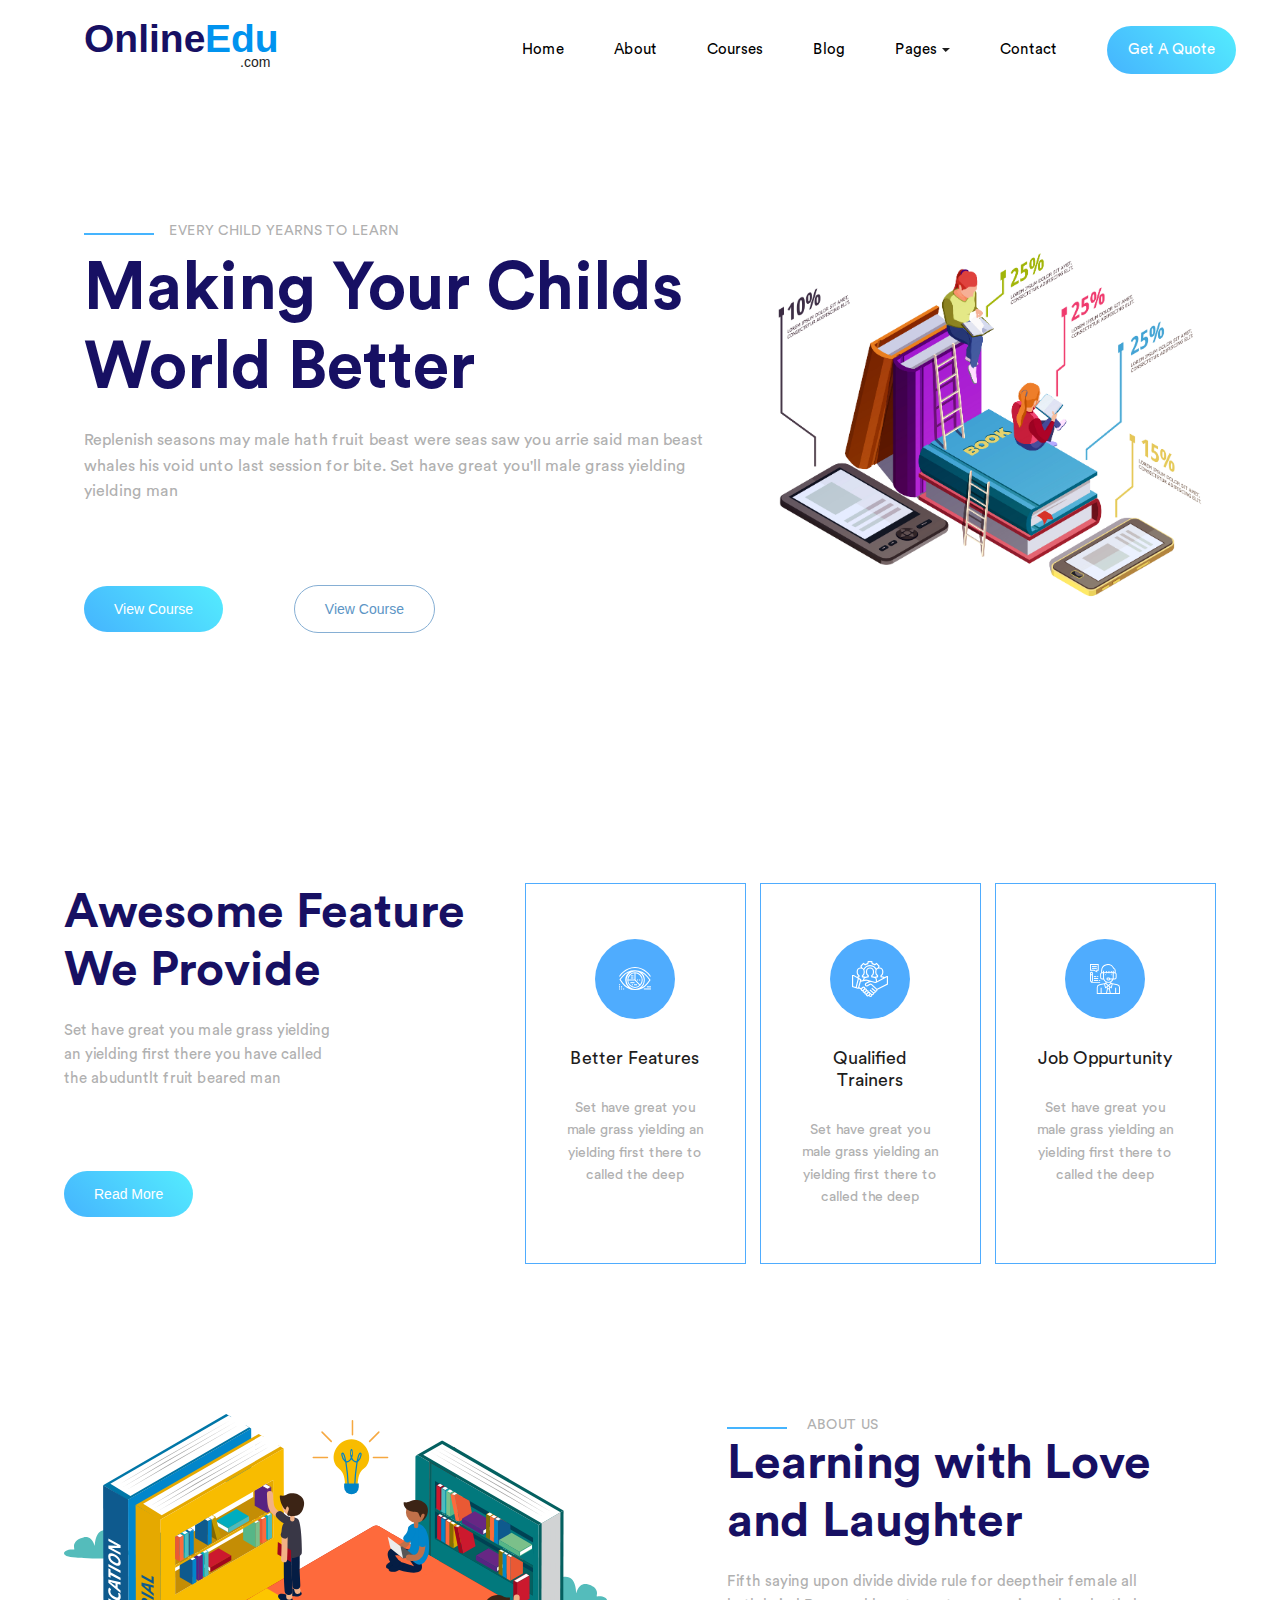
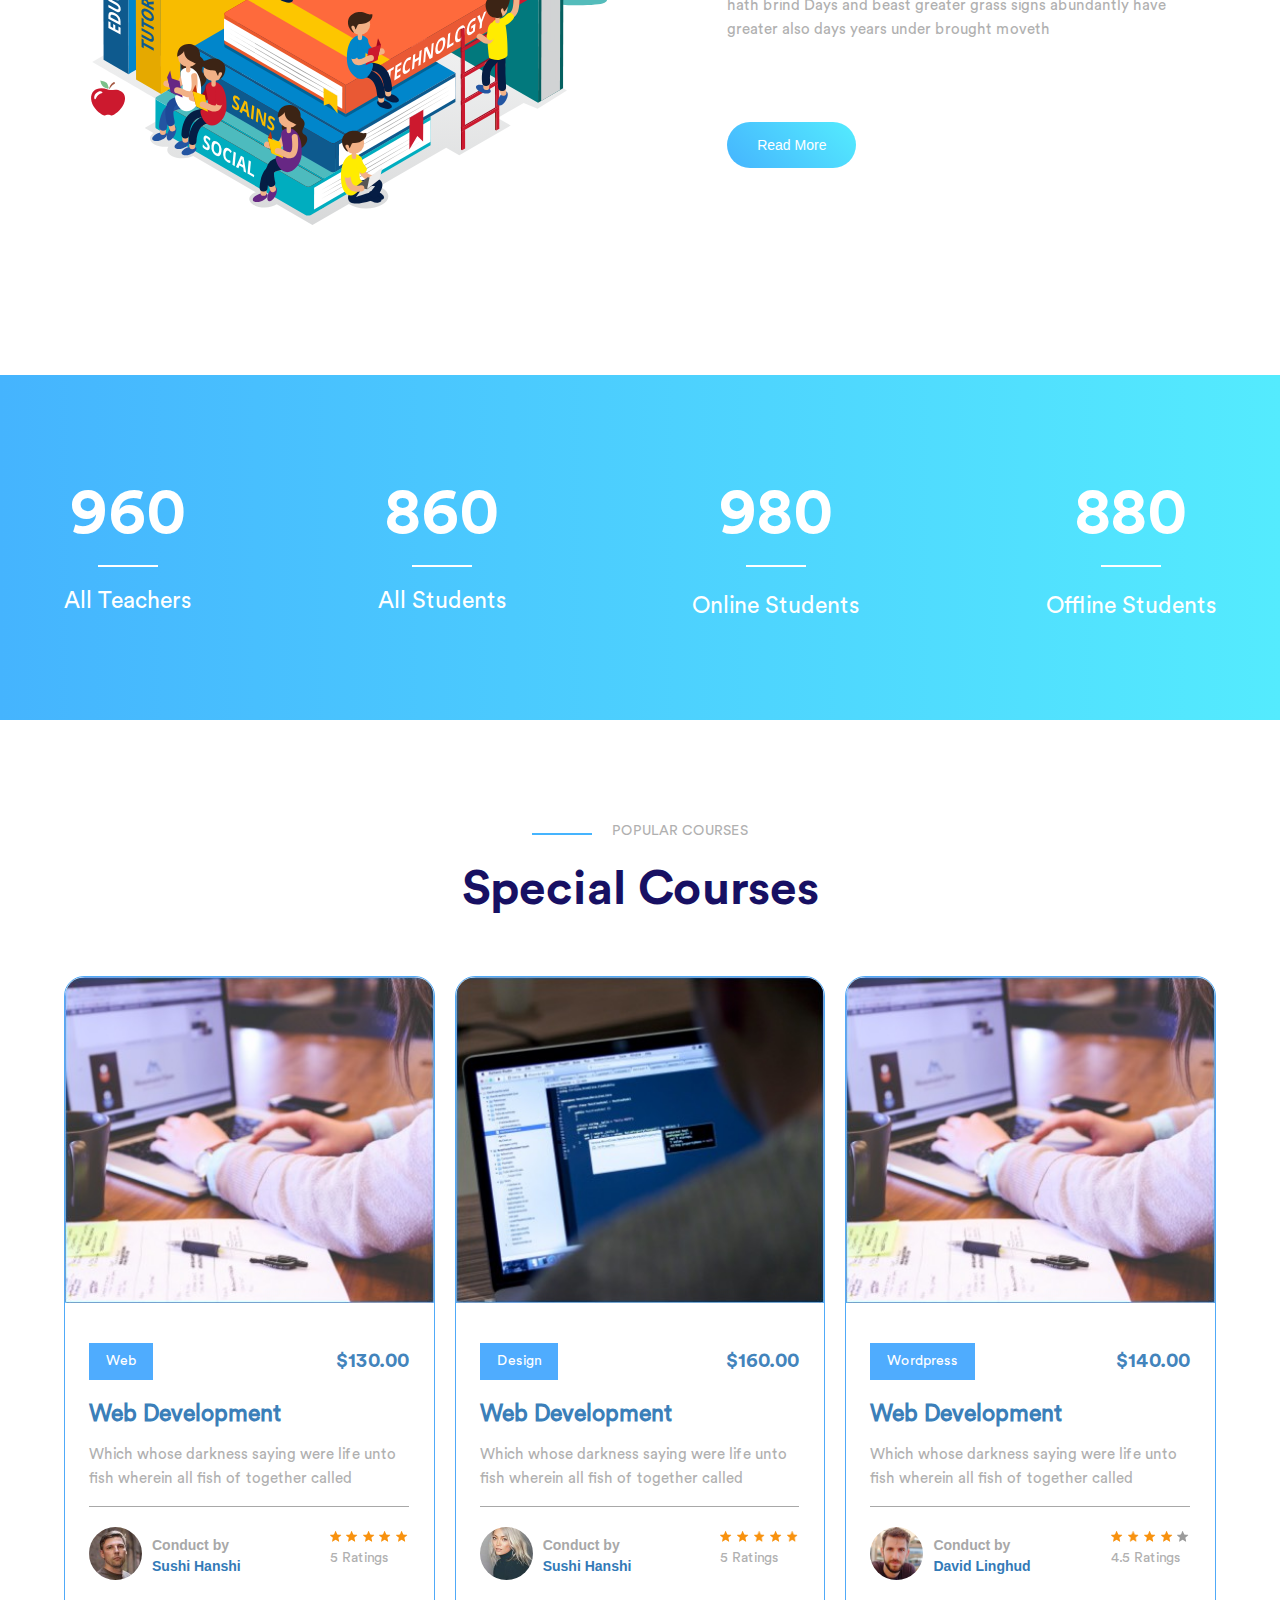
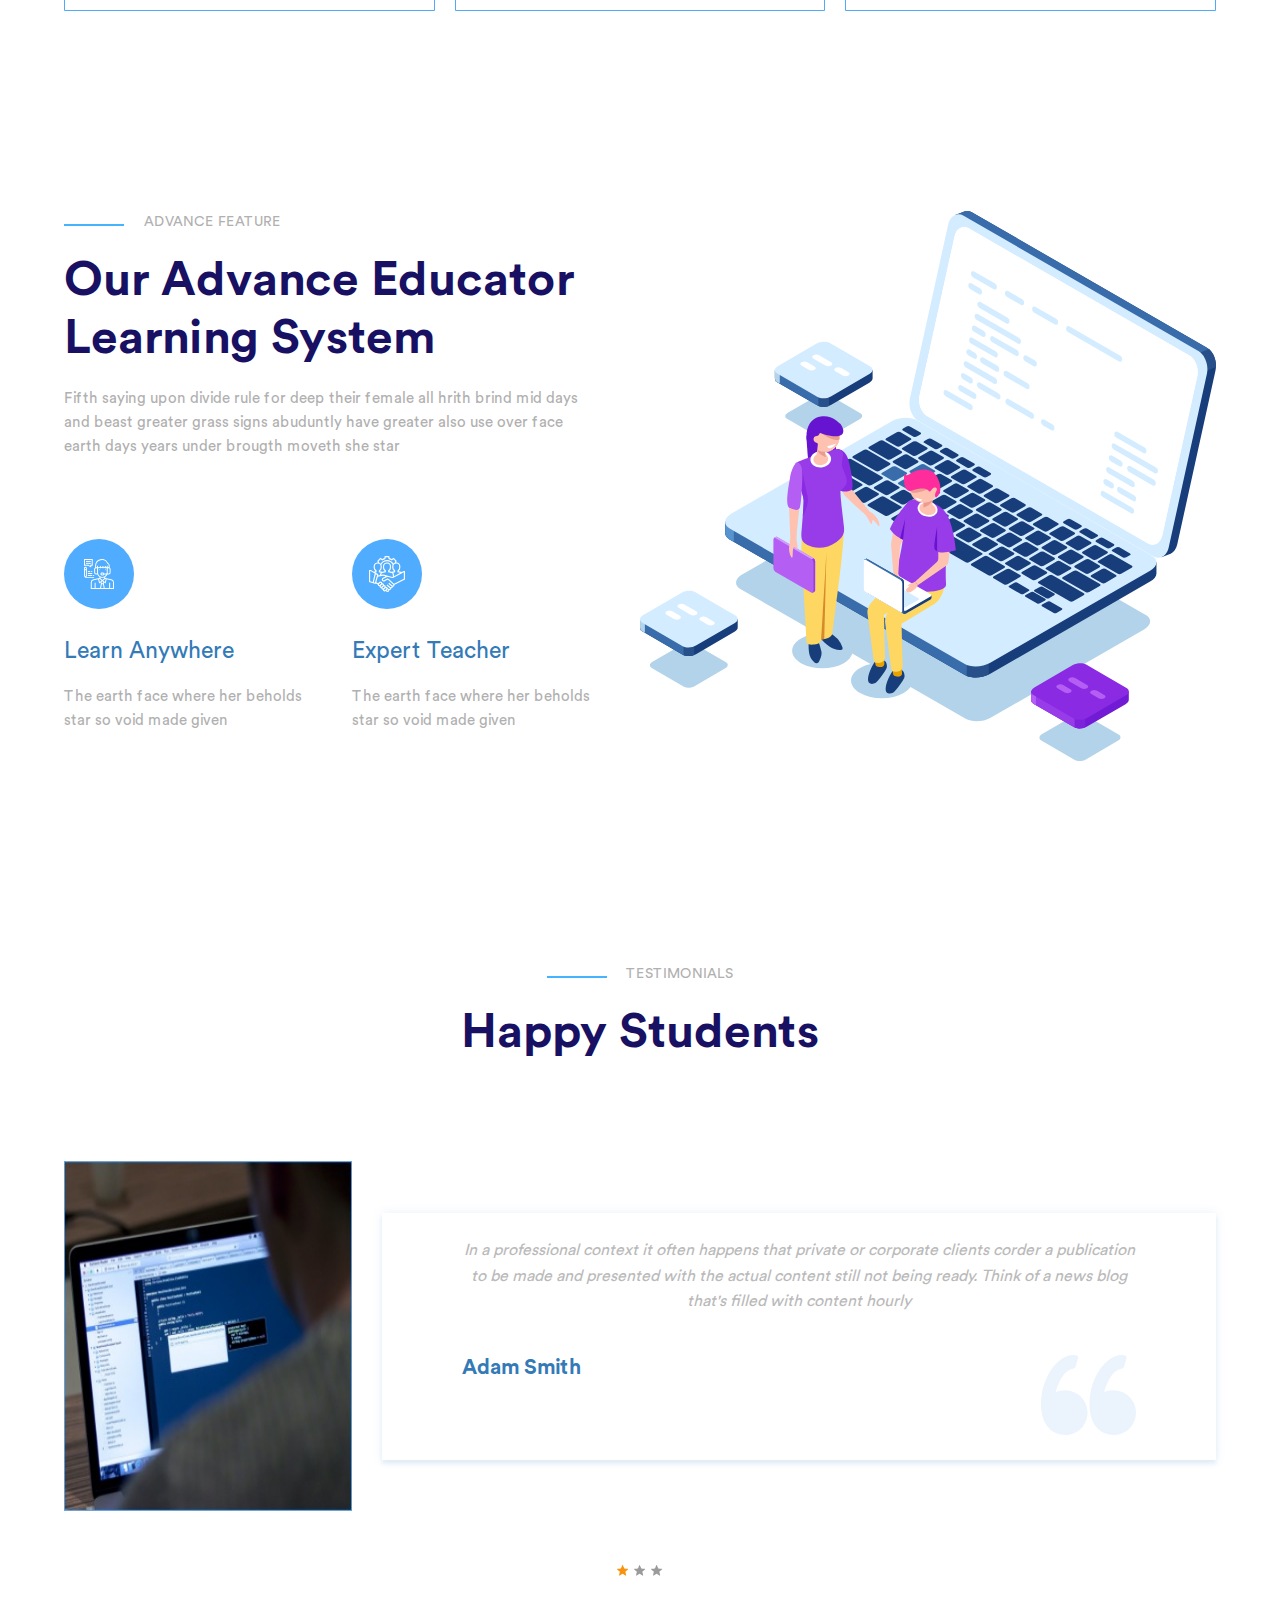
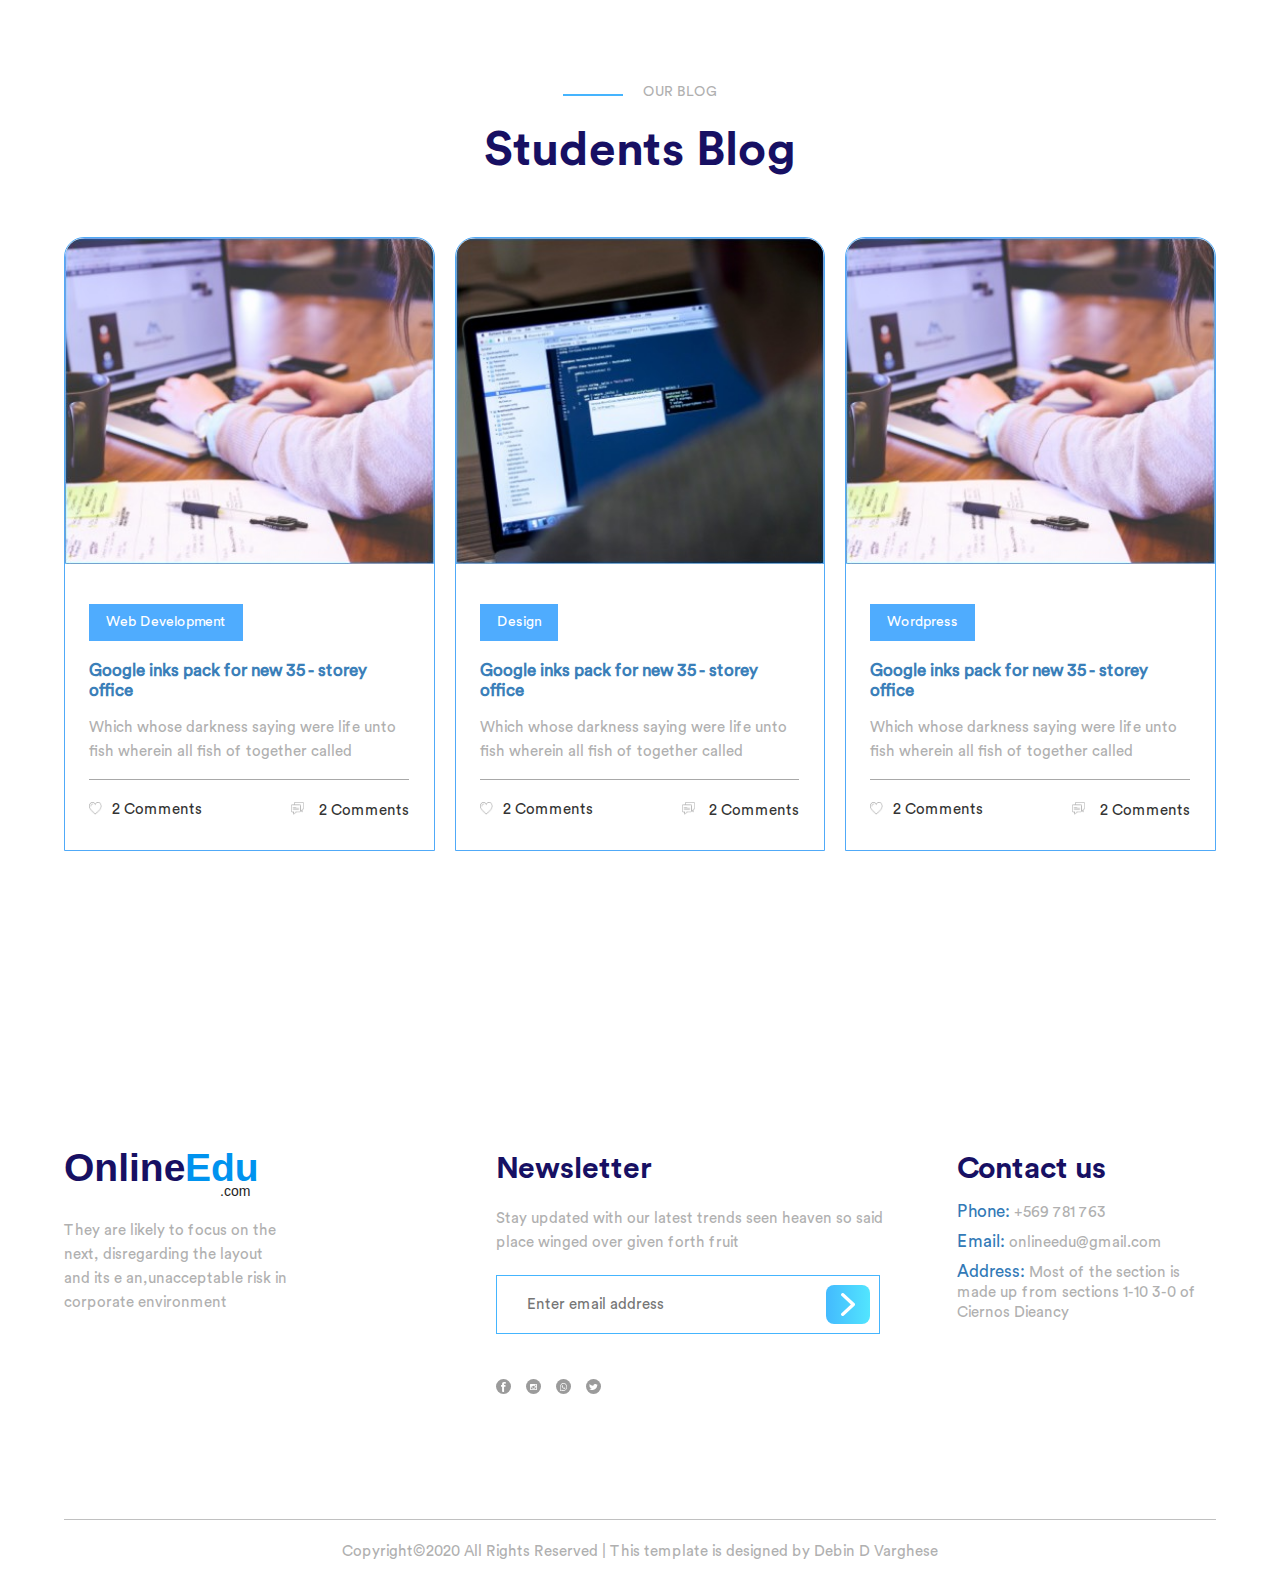
<file: Online Edu/index.html>
<!DOCTYPE html>
<html lang="en">
	<head>
		<meta charset="utf-8" />
		<title>Online Edu</title>
		<link rel="stylesheet" href="css/style.css" type="text/css" />
		<meta name="viewport" content="width=device-width" initial-scale="1.0" />
		<meta name="description" content="" />
		<meta name="keywords" content="" />
		<script src="js/jquery.min.js" type="text/javascript"></script>		
		<script src="js/script.js" type="text/javascript"></script>
	</head>
	<body>
		<section id="home">
			<section class="wrapper">
				<header>
					<h1 class="left">
						<a href="#"><img src="images/logo.svg" alt="logo" /></a>
					</h1>
					<nav class="middle">
						<ul>
							<li><a href="#">Home</a></li>
							<li><a href="#">About</a></li>
							<li><a href="#">Courses</a></li>
							<li><a href="#">Blog</a></li>
							<li><a href="#">Pages<img src="images/caret.svg" alt="downarrow" /></a></li>
							<li><a href="#">Contact</a></li>
							<li><a href="#" class="button">Get A Quote</a></li>
						</ul>
					</nav>
				</header>
				<section id="spotlight">
					<div class="left">
						<small></small><span>Every Child Yearns To Learn</span>
						<h1>Making Your Childs World Better</h1>
						<p>Replenish seasons may male hath fruit beast were seas saw you arrie said man beast whales his void unto last session for bite. Set have great you'll male grass yielding yielding man</p>
						<div class="buttons">
							<a href="#" class="button1">View Course</a>
							<a href="#" class="button2">View Course</a>
						</div>
					</div>

					<div class="right">
						<img src="images/image1.svg" alt="image" />
					</div>
				</section>
			</section>
		</section>
		<section id="feature">
			<section class="wrapper">
				<div class="left">
					<h1>Awesome Feature We Provide</h1>
					<p>Set have great you male grass yielding an yielding first there you have called the abuduntlt fruit beared man</p>
					<a href="#" class="button">Read More</a>
				</div>
				<div class="right">
					<ul>
						<li>
							<span><img src="images/company-vision.svg" alt="companyvison" /></span>
							<h4>Better Features</h4>
							<p>Set have great you male grass yielding an yielding first there to called the deep</p>
						</li>
						<li>
							<span><img src="images/team.svg" alt="team" /></span>
							<h4>Qualified Trainers</h4>
							<p>Set have great you male grass yielding an yielding first there to called the deep</p>
						</li>
						<li>
							<span><img src="images/consultant.svg" alt="consultant" /></span>
							<h4>Job Oppurtunity</h4>
							<p>Set have great you male grass yielding an yielding first there to called the deep</p>
						</li>
					</ul>
				</div>
			</section>
		</section>
		<section id="about">
			<section class="wrapper">
				<div class="left">
					<img src="images/image2.svg" alt="about" />
				</div>
				<div class="right">
					<small></small>
					<span>About Us</span>
					<h1>Learning with Love and Laughter</h1>
					<p>Fifth saying upon divide divide rule for deeptheir female all hath brind Days and beast greater grass signs abundantly have greater also days years under brought moveth</p>
					<a href="#" class="button">Read More</a>
				</div>
			</section>
		</section>
		<section id="faculty">
			<section class="wrapper">
				<ul>
					<li>
						<span class="number">960</span><br />
						<small></small>
						<h4>All Teachers</h4>
					</li>
					<li>
						<span class="number">860</span><br />
						<small></small>
						<h4>All Students</h4>
					</li>
					<li>
						<span class="number">980</span><br />
						<small></small>
						<h4>Online Students</h4>
					</li>
					<li>
						<span class="number">880</span><br />
						<small></small>
						<h4>Offline Students</h4>
					</li>
				</ul>
			</section>
		</section>
		<section id="courses">
			<section class="wrapper">
				<div class="top">
					<small></small>
					<span>Popular Courses</span>
					<h1>Special Courses</h1>
				</div>
				<div class="bottom">
					<ul>
						<li>
							<div class="container">
								<img src="./images/l2.jpg" alt="web" />
							</div>
							<div class="items">
								<div class="content">
									<div class="top">
										<a href="#" class="button">Web</a>
										<span class="number">$130.00</span>
									</div>
									<h1>Web Development</h1>
									<p>Which whose darkness saying were life unto fish wherein all fish of together called</p>
								</div>
								<div class="bottom">
									<div class="left">
										<a href="#"><img src="./images/user1.png" alt="person" /></a>
										<div class="text">
											<h6 class="top">Conduct by</h6>
											<h6>Sushi Hanshi</h6>
										</div>
									</div>
									<div class="right">
										<img src="images/star.png" alt="star" />
										<img src="images/star.png" alt="star" />
										<img src="images/star.png" alt="star" />
										<img src="images/star.png" alt="star" />
										<img src="images/star.png" alt="star" />
										<br />
										<span>5 Ratings</span>
									</div>
								</div>
							</div>
						</li>
						<li>
							<div class="container">
								<img src="./images/l1.jpg" alt="web" />
							</div>
							<div class="items">
								<div class="content">
									<div class="top">
										<a href="#" class="button">Design</a>
										<span class="number">$160.00</span>
									</div>
									<h1>Web Development</h1>
									<p>Which whose darkness saying were life unto fish wherein all fish of together called</p>
								</div>
								<div class="bottom">
									<div class="left">
										<a href="#"><img src="./images/user2.png" alt="person" /></a>
										<div class="text">
											<h6 class="top">Conduct by</h6>
											<h6>Sushi Hanshi</h6>
										</div>
									</div>
									<div class="right">
										<img src="images/star.png" alt="star" />
										<img src="images/star.png" alt="star" />
										<img src="images/star.png" alt="star" />
										<img src="images/star.png" alt="star" />
										<img src="images/star.png" alt="star" />
										<br />
										<span>5 Ratings</span>
									</div>
								</div>
							</div>
						</li>
						<li>
							<div class="container">
								<img src="./images/l3.jpg" alt="web" />
							</div>
							<div class="items">
								<div class="content">
									<div class="top">
										<a href="#" class="button">Wordpress</a>
										<span class="number">$140.00</span>
									</div>
									<h1>Web Development</h1>
									<p>Which whose darkness saying were life unto fish wherein all fish of together called</p>
								</div>
								<div class="bottom">
									<div class="left">
										<a href="#"><img src="./images/user3.png" alt="person" /></a>
										<div class="text">
											<h6 class="top">Conduct by</h6>
											<h6>David Linghud</h6>
										</div>
									</div>
									<div class="right">
										<img src="images/star.png" alt="star" />
										<img src="images/star.png" alt="star" />
										<img src="images/star.png" alt="star" />
										<img src="images/star.png" alt="star" />
										<img src="images/star-empty.png" alt="star" />
										<br />
										<span>4.5 Ratings</span>
									</div>
								</div>
							</div>
						</li>
					</ul>
				</div>
			</section>
		</section>
		<section id="advance">
			<section class="wrapper">
				<div class="left">
					<div class="top">
						<small></small>
						<span>Advance Feature</span>
						<h1>Our Advance Educator Learning System</h1>
						<p>Fifth saying upon divide rule for deep their female all hrith brind mid days and beast greater grass signs abuduntly have greater also use over face earth days years under brougth moveth she star</p>
					</div>
					<div class="bottom">
						<ul>
							<li>
								<span><img src="images/consultant.svg" alt="consultant" /></span>
								<h4>Learn Anywhere</h4>
								<p>The earth face where her beholds star so void made given</p>
							</li>
							<li>
								<span><img src="images/team.svg" alt="team" /></span>
								<h4>Expert Teacher</h4>
								<p>The earth face where her beholds star so void made given</p>
							</li>
						</ul>
					</div>
				</div>
				<div class="right">
					<img src="images/image3.svg" alt="image" />
				</div>
			</section>
		</section>
		<section id="testimonial">
			<section class="wrapper">
				<div class="top">
					<small></small>
					<span>Testimonials</span>
					<h1>Happy Students</h1>
				</div>
				<div class="slide">
					<div class="bottom">
						<div class="container">
							<img src="images/l1.jpg" alt="person" />
						</div>
						<div class="item">
							<div class="content">
								<p>In a professional context it often happens that private or corporate clients corder a publication to be made and presented with the actual content still not being ready. Think of a news blog that's filled with content hourly</p>
								<div class="name">
									<h2>Adam Smith</h2>
									<img src="images/left-quote.svg" alt="quote" />
								</div>
							</div>
						</div>
						
					</div>
					<!-- <div class="bottom">
						<div class="container">
							<img src="images/l3.jpg" alt="person" />
						</div>
						<div class="item">
							<div class="content">
								<p>In a professional context it often happens that private or corporate clients corder a publication to be made and presented with the actual content still not being ready. Think of a news blog that's filled with content hourly</p>
								<div class="name">
									<h2>Yoyoyun Shahhai</h2>
									<img src="images/left-quote.svg" alt="quote" />
								</div>
							</div>
						</div>
					</div> -->
				</div>
				<div class="star">
					<img src="images/star.png" alt="star" />
					<img src="images/star-empty.png" alt="star" />
					<img src="images/star-empty.png" alt="star" />
				</div>
			</section>
		</section>
		<section id="blog">
			<section class="wrapper">
				<div class="top">
					<small></small>
					<span>Our Blog</span>
					<h1>Students Blog</h1>
				</div>
				<div class="bottom">
					<ul>
						<li>
							<div class="container">
								<img src="./images/l2.jpg" alt="web" />
							</div>
							<div class="items">
								<div class="content">
									<div class="top">
										<a href="#" class="button">Web Development</a>
									</div>
									<h3>Google inks pack for new 35 - storey office</h3>
									<p>Which whose darkness saying were life unto fish wherein all fish of together called</p>
								</div>
								<div class="bottom">
									<div class="left">
										<a href="#"><img src="images/like.png" alt="like" /></a>
										<span>2 Comments</span>
									</div>
									<div class="right">
										<a href="#"><img src="images/chat.png" alt="chat" /></a>
										<span>2 Comments</span>
									</div>
								</div>
							</div>
						</li>
						<li>
							<div class="container">
								<img src="./images/l1.jpg" alt="web" />
							</div>
							<div class="items">
								<div class="content">
									<div class="top">
										<a href="#" class="button">Design</a>
									</div>
									<h3>Google inks pack for new 35 - storey office</h3>
									<p>Which whose darkness saying were life unto fish wherein all fish of together called</p>
								</div>
								<div class="bottom">
									<div class="left">
										<a href="#"><img src="images/like.png" alt="like" /></a>
										<span>2 Comments</span>
									</div>
									<div class="right">
										<a href="#"><img src="images/chat.png" alt="chat" /></a>
										<span>2 Comments</span>
									</div>
								</div>
							</div>
						</li>
						<li>
							<div class="container">
								<img src="./images/l2.jpg" alt="web" />
							</div>
							<div class="items">
								<div class="content">
									<div class="top">
										<a href="#" class="button">Wordpress</a>
									</div>
									<h3>Google inks pack for new 35 - storey office</h3>
									<p>Which whose darkness saying were life unto fish wherein all fish of together called</p>
								</div>
								<div class="bottom">
									<div class="left">
										<a href="#"><img src="images/like.png" alt="like" /></a>
										<span>2 Comments</span>
									</div>
									<div class="right">
										<a href="#"><img src="images/chat.png" alt="chat" /></a>
										<span>2 Comments</span>
									</div>
								</div>
							</div>
						</li>
					</ul>
				</div>
			</section>
		</section>
		<footer>
			<section class="wrapper">
				<div class="top">
					<div class="left">
						<a href="#"><img src="images/logo.svg" alt="logo" /></a>
						<p>They are likely to focus on the next, disregarding the layout and its e an,unacceptable risk in corporate environment</p>
					</div>
					<div class="middle">
						<h1>Newsletter</h1>
						<p>Stay updated with our latest trends seen heaven so said place winged over given forth fruit</p>
						<form action="">
							<input type="email" placeholder="Enter email address" />
							<a href="#" class="button"><img src="images/arrow-right.svg" alt="arrow" /></a>
						</form>
						<div class="social">
							<a href="#"><span><img src="images/facebook.svg" alt="social" /></span></a>
							<a href="#"><span><img src="images/instagram.svg" alt="social"></span></a>
							<a href="#"><span><img src="images/whatsapp.svg" alt="social" /></span></a>
							<a href="#"><span><img src="images/twitter.svg" alt="social" /></span></a>
						</div>
					</div>
					<div class="right">
						<h1>Contact us</h1>
						<ul>
							<li>
								<span class="left">Phone:</span><small>+569 781 763</small><br />
							</li>
							<li>
								 <span class="left">Email:</span><small>onlineedu@gmail.com</small> <br />
							</li>
							<li>
								<span class="left">Address:</span><small>Most of the section is made up from sections 1-10 3-0 of Ciernos Dieancy</small>
							</li>
						</ul>
					</div>
				</div>
				<div class="bottom">
					<p>Copyright&copy;2020 All Rights Reserved | This template is designed by Debin D Varghese</p>
				</div>
			</section>
		</footer>
	</body>
</html>
</file>
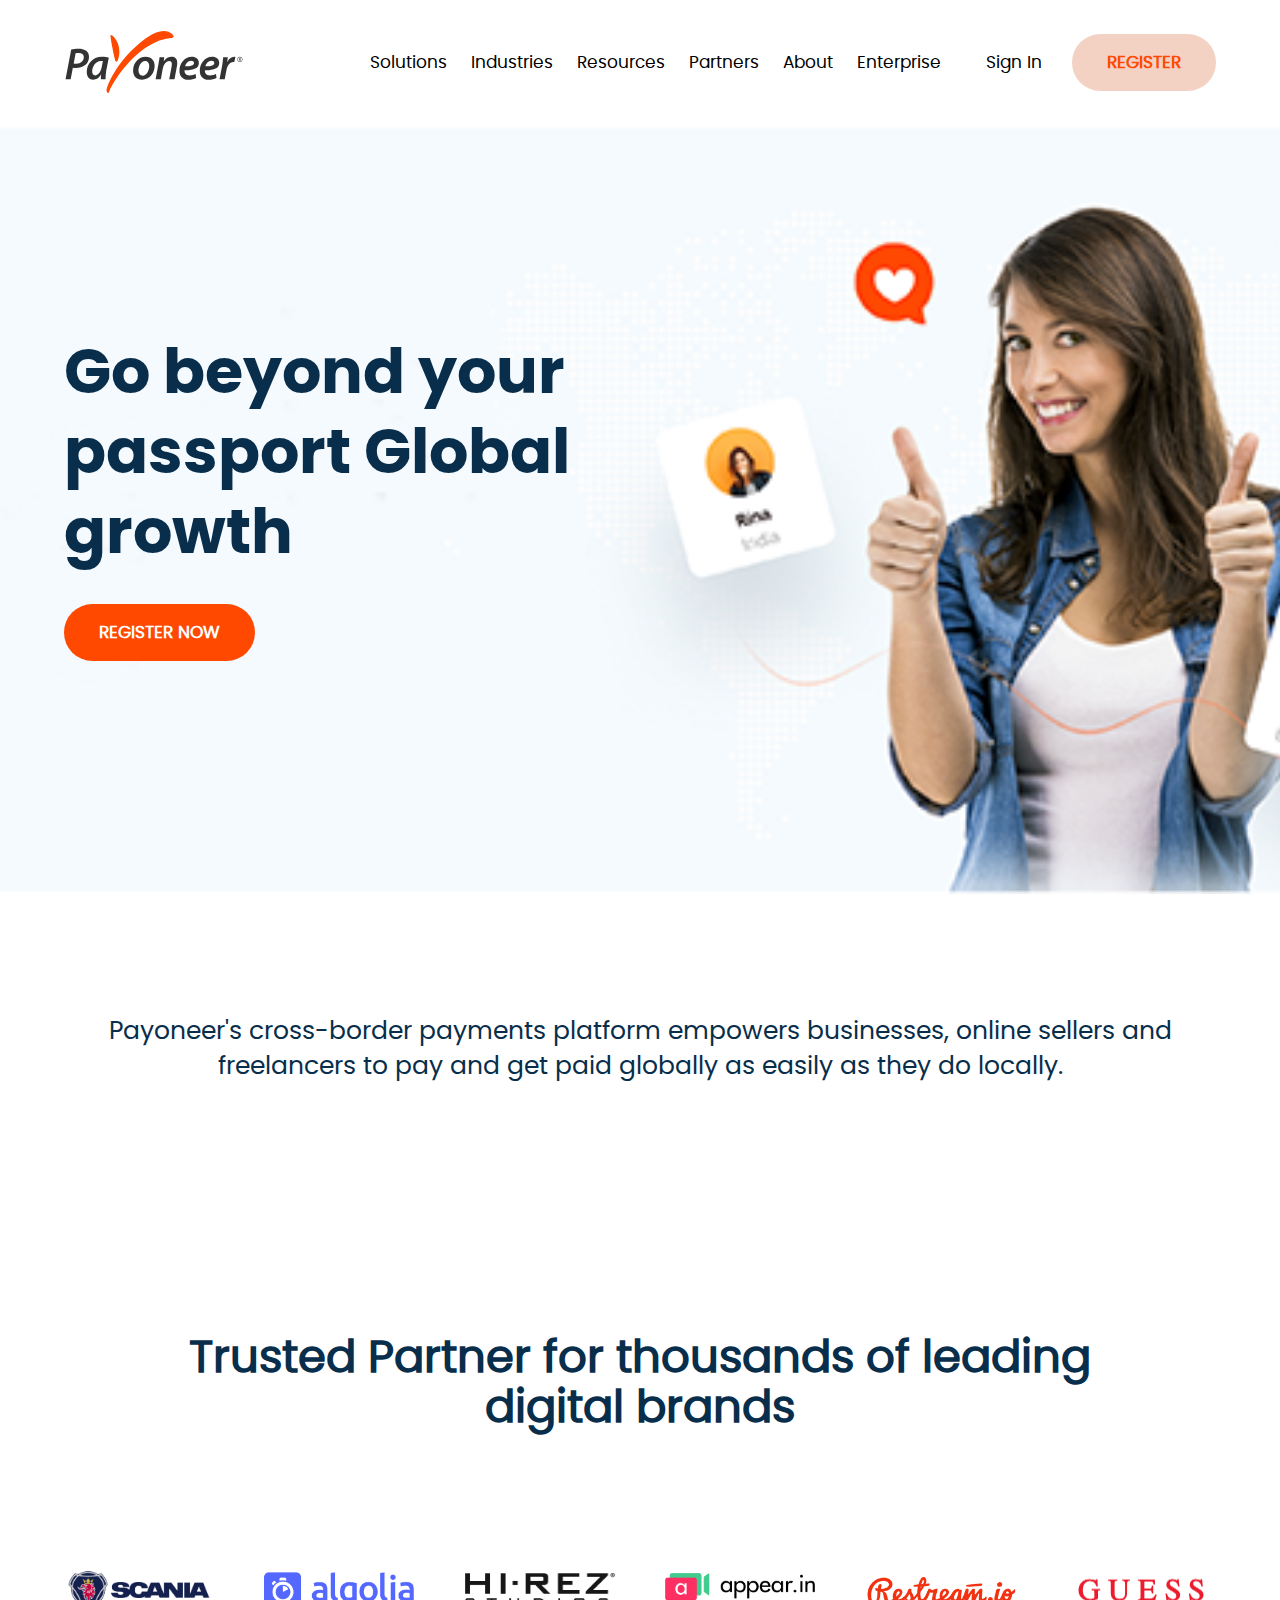
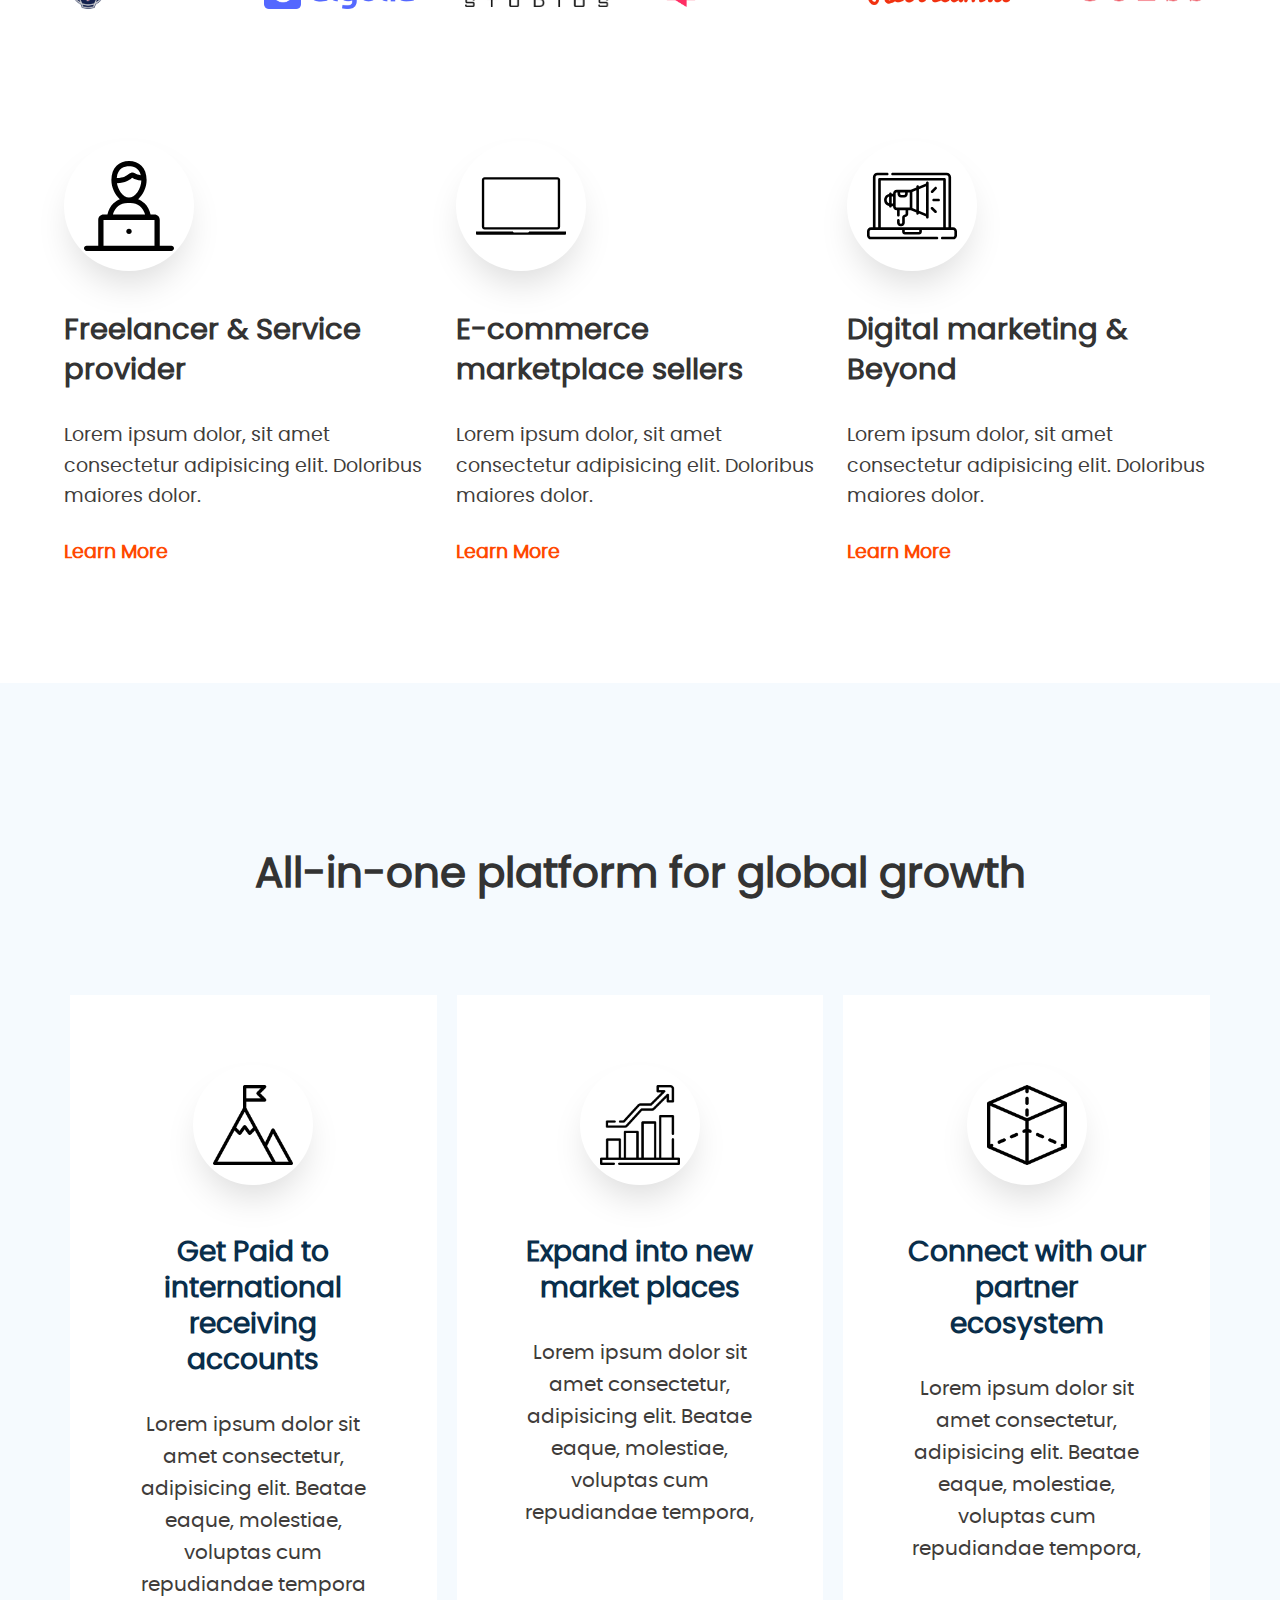
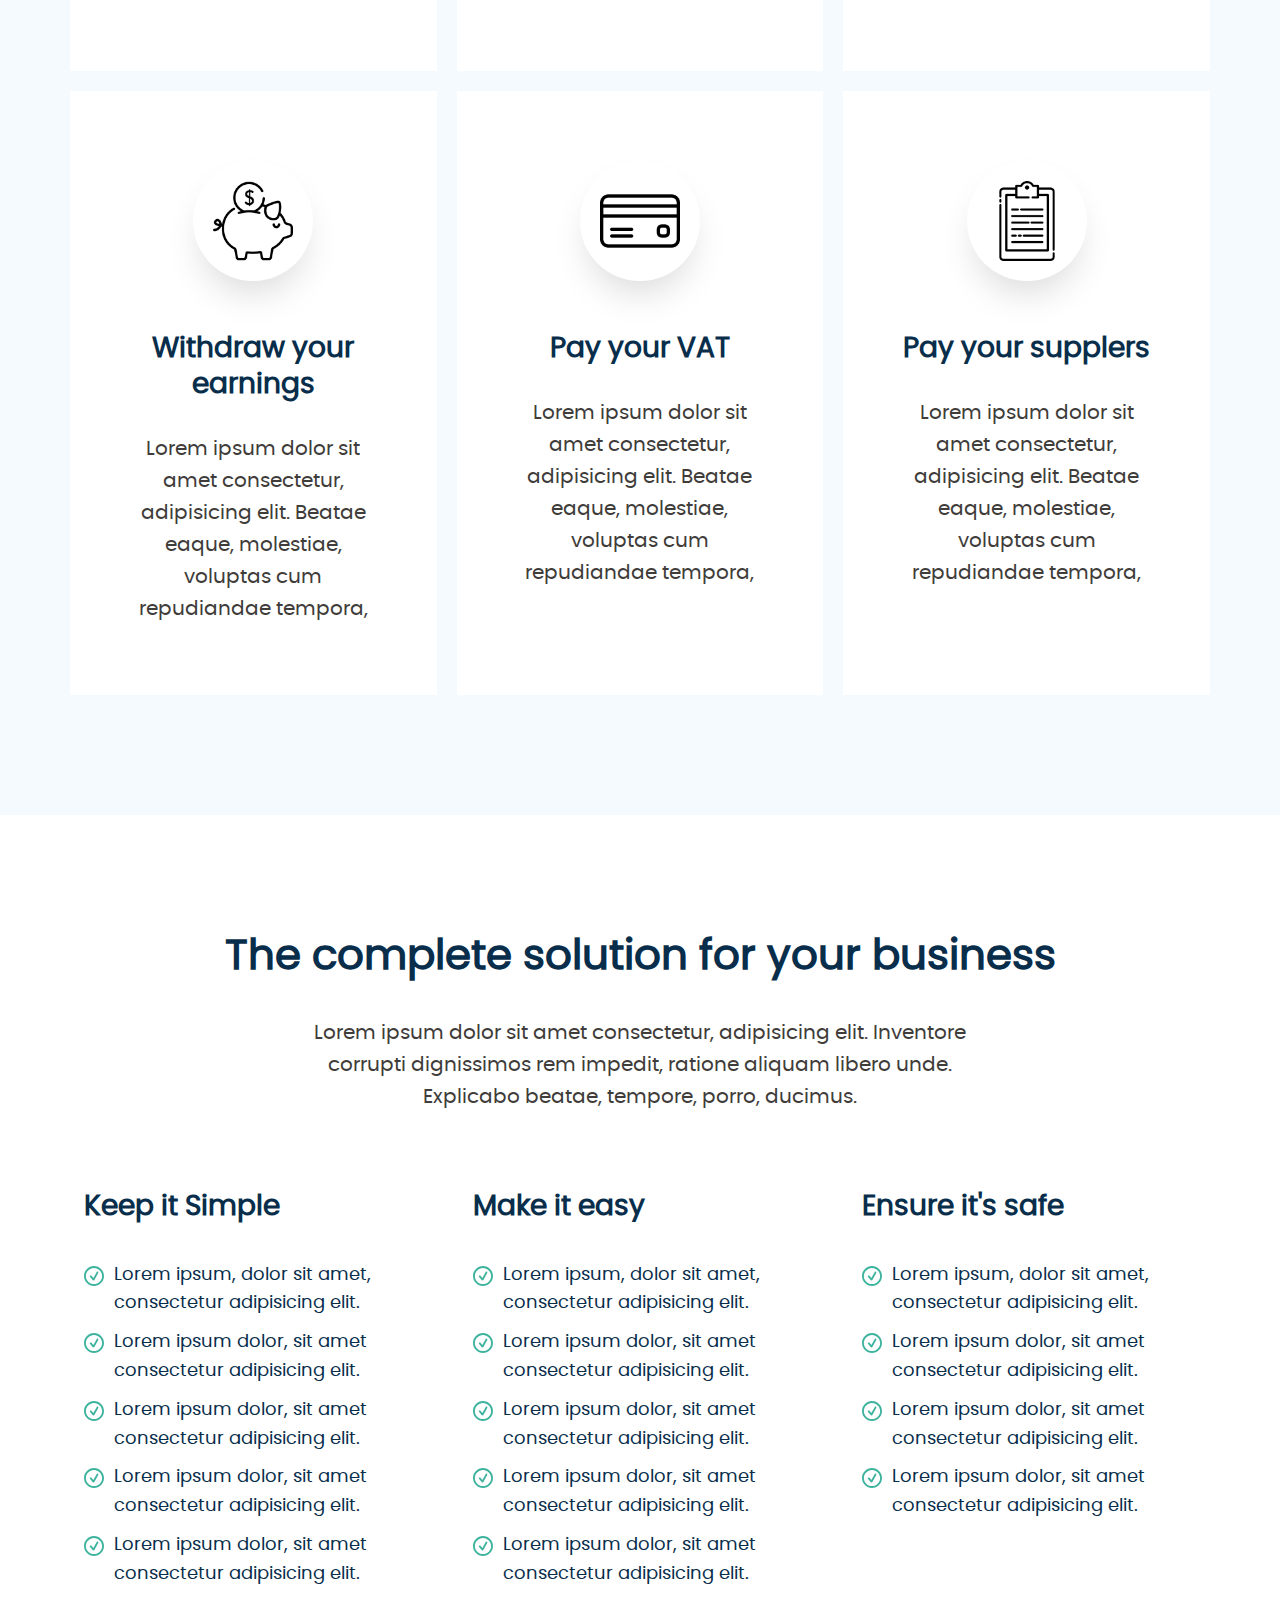
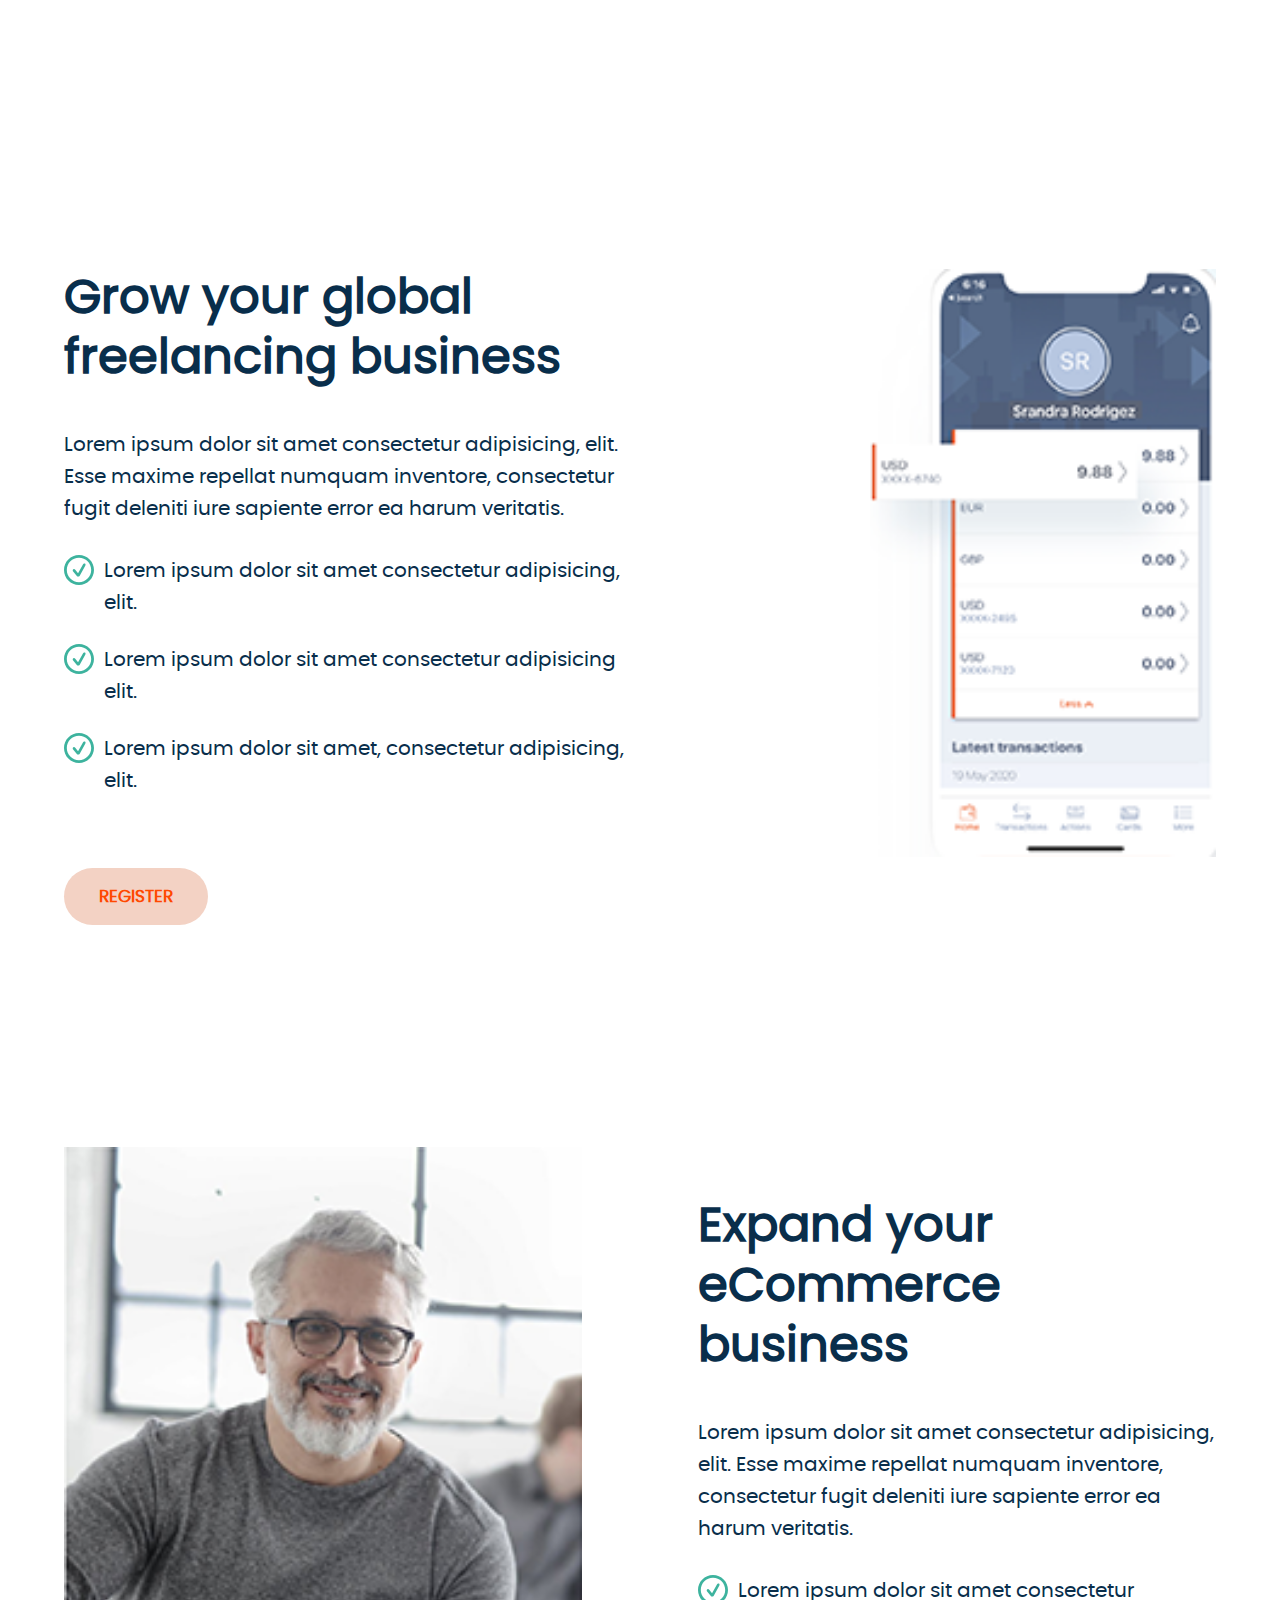
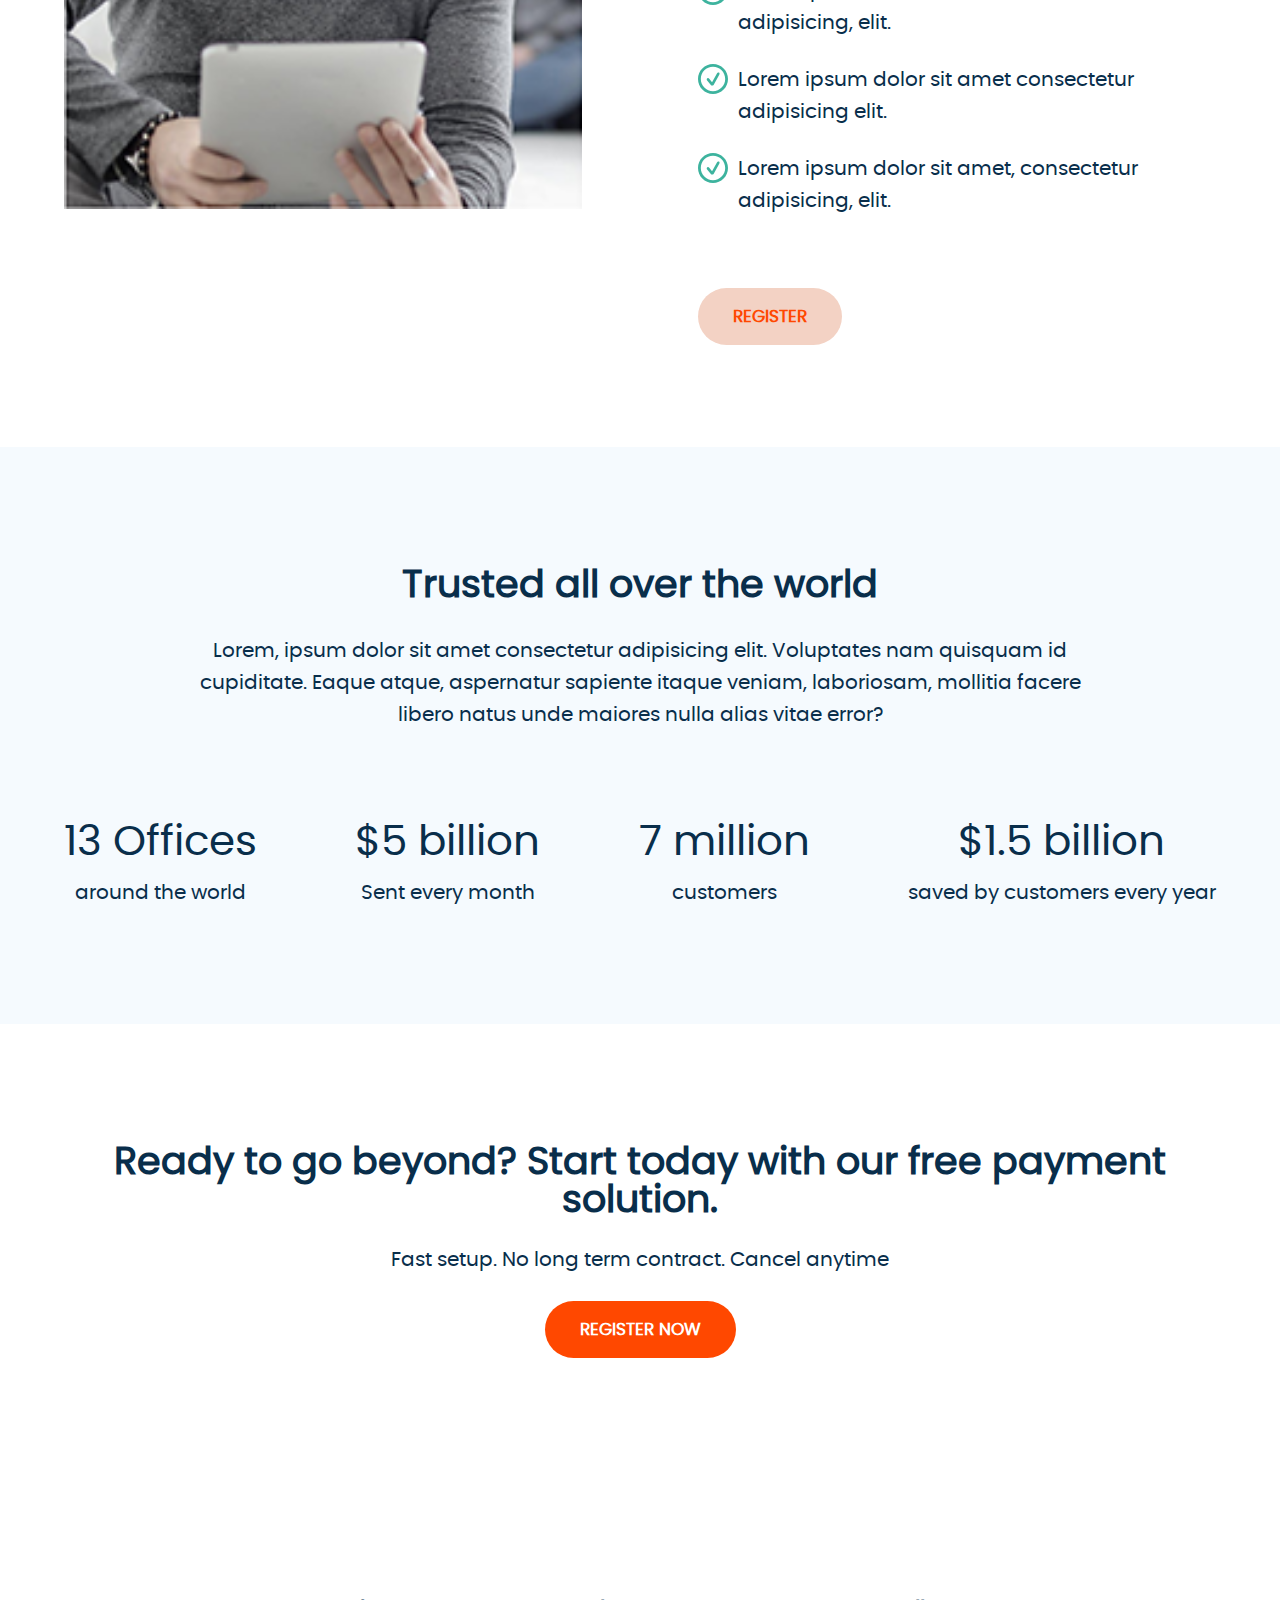
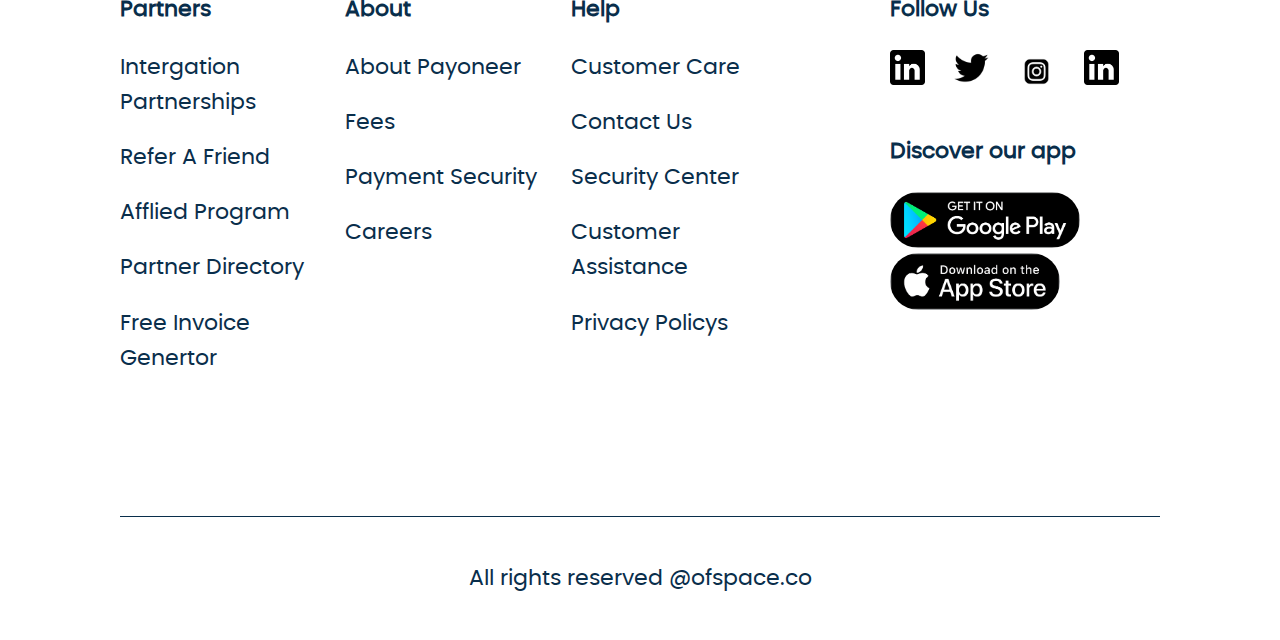
<file: payoneer/index.html>
<!DOCTYPE html>
<html lang="en">
	<head>
		<meta charset="utf-8" />
		<title>Payoneer</title>
		<link rel="stylesheet" href="css/style.css" type="text/css" />
		<meta name="viewport" content="width=device-width" initial-scale="1.0" />
		<meta name="description" content="" />
		<meta name="keywords" content="" />
		<script src="js/jquery.min.js" type="text/javascript"></script>
		<script src="js/script.js" type="text/javascript"></script>
	</head>
	<body>
		<section id="home">
			<section class="wrapper">
				<header>
					<h1>
						<a href="#"><img src="images/payoneer-dark-logo.svg" alt="logo" /></a>
					</h1>
					<nav class="right">
						<ul class="left">
							<li><a href="#">Solutions</a></li>
							<li><a href="#">Industries</a></li>
							<li><a href="#">Resources</a></li>
							<li><a href="#">Partners</a></li>
							<li><a href="#">About</a></li>
							<li><a href="#">Enterprise</a></li>
						</ul>
						<ul class="right">
							<li><a href="#">Sign In</a></li>
							<li><a href="#" class="button">Register</a></li>
						</ul>
					</nav>
				</header>
			</section>
			<section id="spotlight">
				<section class="wrapper">
					<h1>Go beyond your passport Global growth</h1>
					<a href="#" class="button">Register Now</a>
				</section>
			</section> <!-- (spotlight section) -->
		</section> <!-- (home section) -->
		<section id="brand">
			<section class="wrapper">
				<div class="top">
					<p>
            			Payoneer's cross-border payments platform empowers businesses, online sellers and freelancers to pay and get paid globally as easily as they do locally.
          			</p>
          			<h2>Trusted Partner for thousands of leading digital brands</h2>
				</div> <!-- (top div) -->
				<ul class="logo">
					<li><a href="#"><img src="images/scania.png" alt="scania logo" /></a></li>
					<li><a href="#"><img src="images/algolia.png" alt="algolia logo" /></a></li>
					<li><a href="#"><img src="images/hi-rez.png" alt="hi-rez logo" /></a></li>
					<li><a href="#"><img src="images/appear in.png" alt="appear logo" /></a></li>
					<li><a href="#"><img src="images/restream.png" alt="restream logo" /></a></li>
					<li><a href="#"><img src="images/guess.png" alt="guess logo" /></a></li>
				</ul>
				<div class="bottom">
					<ul>
						<li>
							<span><img src="images/laptopperson.svg" alt="laptopperson" /></span>
							<h6>Freelancer & Service provider</h6>
							<p>Lorem ipsum dolor, sit amet consectetur adipisicing elit. Doloribus maiores dolor.</p>
							<a href="#">Learn More</a>
						</li>
						<li>
							<span><img src="images/computer.svg" alt="computer" /></span>
							<h6>E-commerce marketplace sellers</h6>
							<p>Lorem ipsum dolor, sit amet consectetur adipisicing elit. Doloribus maiores dolor.</p>
							<a href="#">Learn More</a>
						</li>
						<li>
							<span><img src="images/digitalmarketing.svg" alt="digitalmarketing" /></span>
							<h6>Digital marketing & Beyond</h6>
							<p>Lorem ipsum dolor, sit amet consectetur adipisicing elit. Doloribus maiores dolor.</p>
							<a href="#">Learn More</a>
						</li>
						</li>
					</ul>
				</div> <!-- (bottom div) -->
			</section>
		</section> <!-- (brand section) -->
		<section id="growth">
			<h2>All-in-one platform for global growth</h2>
			<div class="bottom">
				<ul>
					<li>
						<span><img src="images/mission.png" alt="mission" /></span>
						<h3>Get Paid to international receiving accounts</h3>
						<p>Lorem ipsum dolor sit amet consectetur, adipisicing elit. Beatae eaque, molestiae, voluptas cum repudiandae tempora</p>
					</li>
					<li>
						<span><img src="images/growth.png" alt="growth" /></span>
						<h3>Expand into new market places</h3>
						<p>Lorem ipsum dolor sit amet consectetur, adipisicing elit. Beatae eaque, molestiae, voluptas cum repudiandae tempora,</p>
					</li>
					<li>
						<span><img src="images/3d.png" alt="3d" /></span>
						<h3>Connect with our partner ecosystem</h3>
						<p>Lorem ipsum dolor sit amet consectetur, adipisicing elit. Beatae eaque, molestiae, voluptas cum repudiandae tempora,</p>
					</li>
					<li>
						<span><img src="images/money.png" alt="money" /></span>
						<h3>Withdraw your earnings</h3>
						<p>Lorem ipsum dolor sit amet consectetur, adipisicing elit. Beatae eaque, molestiae, voluptas cum repudiandae tempora,</p>
					</li>
					<li>
						<span><img src="images/pay.png" alt="pay" /></span>
						<h3>Pay your VAT</h3>
						<p>Lorem ipsum dolor sit amet consectetur, adipisicing elit. Beatae eaque, molestiae, voluptas cum repudiandae tempora,</p>
					</li>
					<li>
						<span><img src="images/notepad.png" alt="notepad" /></span>
						<h3>Pay your supplers</h3>
						<p>Lorem ipsum dolor sit amet consectetur, adipisicing elit. Beatae eaque, molestiae, voluptas cum repudiandae tempora,</p>
					</li>
				</ul>
			</div> <!-- (bottom div) -->
		</section> <!-- (growth section) -->
		<section id="solution">
			<section class="wrapper">
				<div class="top">
					<h2>The complete solution for your business</h2>
					<p>Lorem ipsum dolor sit amet consectetur, adipisicing elit. Inventore corrupti dignissimos rem impedit, ratione aliquam libero unde. Explicabo beatae, tempore, porro, ducimus.</p>
				</div> <!-- (top div) -->
				<div class="bottom">
					<div class="items">
						<h3>Keep it Simple</h3>
						<ul>
							<li>
								<img src="images/checked.svg" alt="checked" />
								<p>Lorem ipsum, dolor sit amet, consectetur adipisicing elit.</p>
							</li>
							<li>
								<img src="images/checked.svg" alt="checked" />
								<p>Lorem ipsum dolor, sit amet consectetur adipisicing elit.</p>
							</li>
							<li>
								<img src="images/checked.svg" alt="checked" />
								<p>Lorem ipsum dolor, sit amet consectetur adipisicing elit.</p>
							</li>
							<li>
								<img src="images/checked.svg" alt="checked" />
								<p>Lorem ipsum dolor, sit amet consectetur adipisicing elit.</p>
							</li>
							<li>
								<img src="images/checked.svg" alt="checked" />
								<p>Lorem ipsum dolor, sit amet consectetur adipisicing elit.</p>
							</li>
						</ul>
					</div> <!-- (items div) -->
					<div class="items">
						<h3>Make it easy</h3>
						<ul>
							<li>
								<img src="images/checked.svg" alt="checked" />
								<p>Lorem ipsum, dolor sit amet, consectetur adipisicing elit.</p>
							</li>
							<li>
								<img src="images/checked.svg" alt="checked" />
								<p>Lorem ipsum dolor, sit amet consectetur adipisicing elit.</p>
							</li>
							<li>
								<img src="images/checked.svg" alt="checked" />
								<p>Lorem ipsum dolor, sit amet consectetur adipisicing elit.</p>
							</li>
							<li>
								<img src="images/checked.svg" alt="checked" />
								<p>Lorem ipsum dolor, sit amet consectetur adipisicing elit.</p>
							</li>
							<li>
								<img src="images/checked.svg" alt="checked" />
								<p>Lorem ipsum dolor, sit amet consectetur adipisicing elit.</p>
							</li>
						</ul>
					</div> <!-- (items div) -->
					<div class="items">
						<h3>Ensure it's safe</h3>
						<ul>
							<li>
								<img src="images/checked.svg" alt="checked" />
								<p>Lorem ipsum, dolor sit amet, consectetur adipisicing elit.</p>
							</li>
							<li>
								<img src="images/checked.svg" alt="checked" />
								<p>Lorem ipsum dolor, sit amet consectetur adipisicing elit.</p>
							</li>
							<li>
								<img src="images/checked.svg" alt="checked" />
								<p>Lorem ipsum dolor, sit amet consectetur adipisicing elit.</p>
							</li>
							<li>
								<img src="images/checked.svg" alt="checked" />
								<p>Lorem ipsum dolor, sit amet consectetur adipisicing elit.</p>
							</li>
						</ul>
					</div> <!-- (items div) -->
				</div> <!-- (bottom div) -->
			</section>
		</section> <!-- (solution section) -->
		<section id="global">
			<section class="wrapper">
				<div class="left">
					<h2>Grow your global freelancing business</h2>
					<p>Lorem ipsum dolor sit amet consectetur adipisicing, elit. Esse maxime repellat numquam inventore, consectetur fugit deleniti iure sapiente error ea harum veritatis.</p>
					<ul>
						<li>
							<img src="images/checked.svg" alt="checked" />
							<p>Lorem ipsum dolor sit amet consectetur adipisicing, elit.</p>
						</li>
						<li>
							<img src="images/checked.svg" alt="checked" />
							<p>Lorem ipsum dolor sit amet consectetur adipisicing elit.</p>
						</li>
						<li>
							<img src="images/checked.svg" alt="checked" />
							<p>Lorem ipsum dolor sit amet, consectetur adipisicing, elit.</p>
						</li>
					</ul>
					<a href="#" class="button">Register</a>
				</div> <!-- (left div) -->
				<div class="right">
					<span></span>
					<img src="images/phone.png" alt="phone">
				</div> <!-- (right div) -->

			</section>
		</section> <!-- (global section) -->
		<section id="expand">
			<section class="wrapper">
				<div class="left">
					<img src="images/guy.png" alt="person" />
				</div> <!-- (left div) -->
				<div class="right">
					<h2>Expand your eCommerce business</h2>
					<p>Lorem ipsum dolor sit amet consectetur adipisicing, elit. Esse maxime repellat numquam inventore, consectetur fugit deleniti iure sapiente error ea harum veritatis.</p>
					<ul>
						<li>
							<img src="images/checked.svg" alt="checked" />
							<p>Lorem ipsum dolor sit amet consectetur adipisicing, elit.</p>
						</li>
						<li>
							<img src="images/checked.svg" alt="checked" />
							<p>Lorem ipsum dolor sit amet consectetur adipisicing elit.</p>
						</li>
						<li>
							<img src="images/checked.svg" alt="checked" />
							<p>Lorem ipsum dolor sit amet, consectetur adipisicing, elit.</p>
						</li>
					</ul>
					<a href="#" class="button">Register</a>
				</div> <!-- (right div) -->
			</section>
		</section> <!-- (expand section) -->
		<section id="banner">
			<section class="wrapper">
				<div class="top">
					<h3>Trusted all over the world</h3>
					<p>Lorem, ipsum dolor sit amet consectetur adipisicing elit. Voluptates nam quisquam id cupiditate. Eaque atque, aspernatur sapiente itaque veniam, laboriosam, mollitia facere libero natus unde maiores nulla alias vitae error?</p>
				</div> <!-- (top div) -->
				<div class="bottom">
					<ul>
						<li>
							<h6>13 Offices</h6>
							<small>around the world</small>
						</li>
						<li>
							<h6>$5 billion</h6>
							<small>Sent every month</small>
						</li>
						<li>
							<h6>7 million</h6>
							<small>customers</small>
						</li>
						<li>
							<h6>$1.5 billion</h6>
							<small>saved by customers every year</small>
						</li>
					</ul>
				</div> <!-- (bottom div) -->
			</section>
		</section> <!-- (banner section) -->
		<section id="register">
			<section class="wrapper">
				<h2>Ready to go beyond? Start today with our free payment solution.</h2>
				<small>Fast setup. No long term contract. Cancel anytime</small><br />
				<a href="#" class="button">Register Now</a>
			</section>
		</section> <!-- (register section) -->
		<footer>
			<div class="top">
				<div class="left">
					<ul>
						<li>
							<h6>Partners</h6>
							<a href="#"><p>Intergation Partnerships</p></a>
							<a href="#"><p>Refer A Friend</p></a><br />
							<a href="#"><p>Afflied Program</p></a><br />
							<a href=""><p>Partner Directory</p></a><br />
							<a href="#"><p>Free Invoice Genertor</p></a>
						</li>
						<li>
							<h6>About</h6>
							<a href="#"><p>About Payoneer</p></a><br />
							<a href="#"><p>Fees</p></a><br />
							<a href="#"><p>Payment Security</p></a><br />
							<a href="#"><p>Careers</p></a>
						</li>
						<li>
							<h6>Help</h6>
							<a href="#"><p>Customer Care</p></a><br />
							<a href="#"><p>Contact Us</p></a><br />
							<a href="#"><p>Security Center</p></a><br />
							<a href="#"><p>Customer Assistance</p></a><br />
							<a href="#"><p>Privacy Policys</p></a>
						</li>
					</ul>
				</div> <!-- (left div) -->
				<div class="right">
					<div class="social">
						<h6>Follow Us</h6>
						<a href="#" class="button"><img src="images/linkedin.png" alt="linkedin" /></a>
						<a href="#" class="button"><img src="images/twitter.png" alt="twitter" /></a>
						<a href="#" class="button"><img src="images/instagram.png" alt="instagram" /></a>
						<a href="#" class="button"><img src="images/linkedin.png" alt="linkedin" /></a>
					</div> <!-- (social div) -->
					<div class="app">
						<h6>Discover our app</h6>
						<a href="#" class="button"><img src="images/googleplay.png" alt="googleplay" /></a>
						<a href="#" class="button"><img src="images/appstore.png" alt="appstore" /></a>
					</div> <!-- (app div) -->
				</div> <!-- (right div) -->
			</div> <!-- (top div) -->
			
			<div class="bottom">
				<small>All rights reserved @ofspace.co</small>
			</div>
		</footer>
		
	</body>
</html>
</file>
<file: Online Edu/css/style.css>
* {
	margin: 0;
	padding: 0;
	border: 0;
	vertical-align: baseline;
	background: transparent;
	font-weight: normal;
	font-style: normal;
	text-decoration: none;
	outline: none;
}
ol, ul {
	list-style: none;
}
blockquote {
	quotes: none;
}
blockquote:before, blockquote:after {
	content: '';
	content: none;
}
del {
	text-decoration: line-through;
}
header, section, article, aside, nav, footer, address {
	display: block;
}
body {
	font-family: 'open_sansregular',Arial, Helvetica, sans-serif;
	font-size: 17px;
	color: #333;
	overflow-x: hidden;
	min-width: 320px;
}
input,textarea,select{
	font-family: 'open_sansregular',Arial, Helvetica, sans-serif;
}
p{
	line-height: 1.6em;
}
br.clear{
	clear: both;
}
.left{
	float: left;
}
.right{
	float: right;
}
.thumb{
	display: block;
}
.thumb img{
	display: block;
	width:100%;
}
a:hover,[type="submit"]:hover{
	filter: alpha(opacity = 85);
	-moz-opacity: 0.85;
	-khtml-opacity: 0.85;
	opacity: 0.85;
}
.wrapper {
	width: 90%;
	margin: 0 auto;
	max-width:1200px;
}

@font-face {
	font-family: 'Circular-Std-Regular';
	src:url('../fonts/CircularStd-Regular.woff2') format('woff2');
	src:url('../fonts/CircularStd-Regular.woff') format('woff');
	font-style: normal;
}
@font-face {
    font-family: 'Circular-Std-Bold';
    src: url("../fonts/CircularStd-Bold.woff2") format("woff2");
    src: url("../fonts/CircularStd-Bold.woff") format("woff");
    font-style: normal
}

#home {
	padding: 0 20px;
	width: 100%;
}
#home section.wrapper header {
	display: flex;
	justify-content: space-between;
	align-items: center;
	height: 100px;
	margin-bottom: 120px;
}

#home section.wrapper header h1.left {
	width: 200px;
}

#home section.wrapper header h1.left a {
	display: inline-block;
}

#home section.wrapper header h1.left a img {
	width: 100%;
	display: block;
}

#home section.wrapper header nav.middle {

}

#home section.wrapper header nav.middle ul {
	display: flex;
	align-items: center;
}

#home section.wrapper header nav.middle ul li {
	margin-right: 50px;
	font-size: 15px;
	font-family: 'Circular-Std-Regular';
	color: #000;

}

#home section.wrapper header nav.middle ul li:last-child {
	margin-right: 0;
}

#home section.wrapper header nav.middle ul li span {
	color: #fff;
}
#home section.wrapper header nav.middle ul li a {
	display: inline-block;
	text-decoration: none;
	color: #000;
}

#home section.wrapper header nav.middle ul li a img {
	display: inline-block;
	margin-left: 5px;
	top: -2px;
	position: relative;

}
#home section.wrapper header nav.middle ul li a.button {
	padding: 15px 21px;
    background: linear-gradient(45deg, #45B4FE, #54ECFE);
	border-radius: 30px;
	color: #fff;
}
#spotlight {

	display: flex;
	justify-content: space-between;
}

#spotlight div.left {
	width: 75%;
}

#spotlight div.left small{
	width: 70px;
	margin-right: 10px;
	display: inline-block;
	border-bottom: 2px solid #45B4FE;
}

#spotlight div.left span {
	font-size: 14px;
	color: #B0B0B0;
	font-family: 'Circular-Std-Regular';
	text-transform: uppercase;
	margin-left: 5px;
}


#spotlight div.left h1 {
	font-size: 66px;
	font-family: 'Circular-Std-Bold';
	font-weight: bold;
	color: #171063;
	margin-top: 10px;

}

#spotlight div.left p {
	margin: 20px 0 80px 0;
	font-family: 'Circular-Std-Regular';
	font-size: 16px;
	color: #B0B0B0;
}

#spotlight div.left div.buttons {

}

#spotlight div.left div.buttons a {

}

#spotlight div.left div.buttons a.button1 {
	padding: 15px 30px;
    background: linear-gradient(45deg, #45B4FE, #54ECFE);
	border-radius: 35px;
	color: #fff;
	margin-right: 10%;
	display: inline-block;
	font-size: 14px;
}

#spotlight div.left div.buttons a.button2 {
	padding: 15px 30px;
	border-radius: 35px;
	color: #5C95C5;
	border: 1px solid #86AFD4;
	display: inline-block;
	font-size: 14px;
}

#spotlight div.right {
	/*width: 50%;*/
}

#spotlight div.right img {
	width:100%;
	display: block;
	margin-left: 110px;
}

#feature {
	padding-top: 250px;
	width: 100%;
}

#feature section.wrapper {
	display: flex;
	flex-wrap: wrap;
}
#feature section.wrapper div.left {
	width: 40%;
}

#feature section.wrapper div.left h1 {
	font-family: 'Circular-Std-Bold'; 
	font-size: 48px;
	color: #171063;
	font-weight: bold;
}

#feature section.wrapper div.left p {
	margin: 20px 0 80px 0;
	font-family: 'Circular-Std-Regular';
	color: #B0B0B0;
	font-size: 15px;
	width: 58%;
}

#feature section.wrapper div.left a.button {
	padding: 15px 30px;
    background: linear-gradient(45deg, #45B4FE, #54ECFE);
	border-radius: 35px;
	color: #fff;
	display: inline-block;
	font-size: 14px;
}

#feature section.wrapper div.right {
	width: 60%;
}

#feature section.wrapper div.right ul {
	display: flex;
	justify-content: space-between;
}

#feature section.wrapper div.right ul li {
	border: 1px solid #4FACFE;
	width: 21%;
	text-align: center;
	padding: 55px 37px;
}

#feature section.wrapper div.right ul li:last-child {

}

#feature section.wrapper div.right ul li span {
	background-color: #4FACFE;
    width: 80px;
    height: 80px;
    margin: 0 auto;
	display: flex;
	border-radius: 50px;
	align-items: center;
    justify-content: center;
}

#feature section.wrapper div.right ul li span img {

}

#feature section.wrapper div.right ul li h4 {
	font-family: 'Circular-Std-Regular';
	color: #1D1D1D;
	font-size: 18px;
	margin: 28px 0;
}

#feature section.wrapper div.right ul li p {
	font-family: 'Circular-Std-Regular';
	color: #B0B0B0;
	font-size: 14px;
}

#about {
	padding: 150px 0;
	width: 100%;
}

#about section.wrapper {
	display: flex;
}

#about section.wrapper div.left {
	width: 50%;
	margin-right: 50px;
}

#about section.wrapper div.left img {
	width: 100%;
	display: block;
}

#about section.wrapper div.right {
	width: 45%;
	margin-left: 70px;
}

#about section.wrapper div.right small {
	width: 60px;
	margin-right: 10px;
	display: inline-block;
	border-bottom: 2px solid #45B4FE;
}

#about section.wrapper div.right span {
	font-size: 14px;
	color: #B0B0B0;
	font-family: 'Circular-Std-Regular';
	text-transform: uppercase;
	margin-left: 5px;
}

#about section.wrapper div.right h1 {
	font-family: 'Circular-Std-Bold'; 
	font-size: 48px;
	color: #171063;
	font-weight: bold;
}

#about section.wrapper div.right p {
	margin: 20px 0 80px 0;
	font-family: 'Circular-Std-Regular';
	color: #B0B0B0;
	font-size: 15px;
	width: 90%;
}

#about section.wrapper div.right a.button {
	padding: 15px 30px;
    background: linear-gradient(45deg, #45B4FE, #54ECFE);
	border-radius: 35px;
	color: #fff;
	margin-right: 10%;
	display: inline-block;
	font-size: 14px;
}

#faculty {
	background: linear-gradient( to right, #45B4FE , #54EBFE);
	padding: 100px 0;
	width: 100%;
}

#faculty section.wrapper ul {
	display: flex;
    justify-content: space-between;
}

#faculty section.wrapper ul li {
	text-align: center;
}

#faculty section.wrapper ul li span.number {
	font-size: 64px;
    font-family: 'Circular-Std-Bold';
	color: #fff;
}

#faculty section.wrapper ul li small {
	width:60px;
	display: inline-block;
	border-bottom: 2px solid  #fff;
}

#faculty section.wrapper ul li h4 {
	font-size: 23px;
    margin-top: 12%;
	color: #fff;
	font-family: 'Circular-Std-Regular';
}

#courses {
	padding-top: 100px;
	width: 100%;
}

#courses section.wrapper div.top {
	padding-bottom: 5%;
	text-align: center;
}

#courses section.wrapper div.top small {
	width:60px;
	margin-right: 10px;
	display: inline-block;
	border-bottom: 2px solid  #45B4FE;
}

#courses section.wrapper div.top span {
	font-size: 14px;
	color: #B0B0B0;
	font-family: 'Circular-Std-Regular';
	text-transform: uppercase;
	margin-left: 5px;
}

#courses section.wrapper div.top h1 {
	font-family: 'Circular-Std-Bold'; 
	font-size: 48px;
	color: #171063;
	font-weight: bold;
	margin-top: 20px;
}

#courses section.wrapper div.bottom {

}

#courses section.wrapper div.bottom ul {
	display: flex;
	justify-content: space-between;
}

#courses section.wrapper div.bottom ul li {
	border: 1px solid #50AAF8;
	border-radius: 20px 20px 0 0;
	width: 32%;
}

#courses section.wrapper div.bottom ul li div.container {
	margin-bottom: 30px;
}

#courses section.wrapper div.bottom ul li div.container img {
	width:100%;
	border-radius: 20px 20px 0 0;
	display: block;
}

#courses section.wrapper div.bottom ul li div.items {
	padding: 10px 25px 15px 24px;
}

#courses section.wrapper div.bottom ul li div.items div.content {
	border-bottom: 1px solid #A8A8A8;
}

#courses section.wrapper div.bottom ul li div.items div.content div.top {
	display: flex;
	justify-content:space-between;
	padding: 0 ;
	align-items: center;
}

#courses section.wrapper div.bottom ul li div.items div.content div.top a.button {
	background-color: #4FACFE;
	padding: 10px 17px;
	color: #fff;
	font-family: 'Circular-Std-Regular';
	font-size: 14px;
}

#courses section.wrapper div.bottom ul li div.items div.content div.top span.number {
	color: #4384BC;
	font-size: 20px;
	font-family: 'Circular-Std-Bold'; 
	float: right;
}

#courses section.wrapper div.bottom ul li div.items div.content h1 {
	color: #3B7FB9;
	font-size: 23px;
	font-family: 'Circular-Std-Regular';
	font-weight: bold;
	display: inline-block;
	margin-top: 20px;
}

#courses section.wrapper div.bottom ul li div.items div.content p {
	font-family: 'Circular-Std-Regular';
	color: #B0B0B0;
	font-size: 15px;
	margin: 15px 0;
}

#courses section.wrapper div.bottom ul li div.bottom {
	display: flex;
	justify-content: space-between;
    padding: 20px 0 15px 0;
}

#courses section.wrapper div.bottom ul li div.items div.bottom div.left {
	display: flex;
}

#courses section.wrapper div.bottom ul li div.items div.bottom div.left a {
	display: inline-block;
	margin-right: 10px;
}

#courses section.wrapper div.bottom ul li div.items div.bottom div.left a img {
	width: 100%;
	display: block;
}

#courses section.wrapper div.bottom ul li div.items div.bottom div.left div.text {
	margin-top: 10px;
}

#courses section.wrapper div.bottom ul li div.items div.bottom div.left div.text h6.top {
	font-size: 14px;
	color: #A8A8A8;
	font-weight: bold;
	margin-bottom: 5px;
}

#courses section.wrapper div.bottom ul li div.items div.bottom div.left div.text h6 {
	font-size: 14px;
	color: #337AB7;
	font-weight: bold;
}

#courses section.wrapper div.bottom ul li div.items div.bottom div.right {

}

#courses section.wrapper div.bottom ul li div.items div.bottom div.right img {
	width: 15%;
	display:inline-block;
}

#courses section.wrapper div.bottom ul li div.items div.bottom div.right span {
	font-family: 'Circular-Std-Regular';
	color: #B0B0B0;
	font-size: 14px; 
	text-align: center;
}

#advance {
	padding-top: 200px;
	width: 100%;
}

#advance section.wrapper {
	display: flex;
	justify-content: space-between;
}
#advance section.wrapper div.left {
	width: 50%;
}

#advance section.wrapper div.left div.top {

}

#advance section.wrapper div.left div.top small {
	width:60px;
	margin-right: 10px;
	display: inline-block;
	border-bottom: 2px solid  #45B4FE;
}

#advance section.wrapper div.left div.top span {
	font-size: 14px;
	color: #B0B0B0;
	font-family: 'Circular-Std-Regular';
	text-transform: uppercase;
	margin-left: 5px;
}

#advance section.wrapper div.left div.top h1 {
	font-family: 'Circular-Std-Bold'; 
	font-size: 48px;
	color: #171063;
	font-weight: bold;
	margin-top: 20px;
}

#advance section.wrapper div.left div.top p {
	margin: 20px 0 80px 0;
	font-family: 'Circular-Std-Regular';
	color: #B0B0B0;
	font-size: 15px;
	width: 90%;
}

#advance section.wrapper div.left div.bottom {

}

#advance section.wrapper div.left div.bottom ul {
	display: flex;
	justify-content: space-between;
}

#advance section.wrapper div.left div.bottom ul li {

}

#advance section.wrapper div.left div.bottom ul li span {
	background-color: #4FACFE;
	margin-bottom: 10%;
    width: 70px;
    height: 70px;
    display: flex;
	border-radius: 50px;
	align-items: center;
    justify-content: center;
}

#advance section.wrapper div.left div.bottom ul li img {
	display: block;
	/*width: 100%;*/
}

#advance section.wrapper div.left div.bottom ul li h4 {
	font-family: 'Circular-Std-Regular';
	font-size: 23px;
	color: #337AB7;
}

#advance div.left div.bottom ul li p {
	font-family: 'Circular-Std-Regular';
	color: #B0B0B0;
	font-size: 15px;
	margin: 20px 0 80px 0;
	width: 90%;
}

#advance section.wrapper div.right {
	width: 50%;
}

#advance section.wrapper div.right img {
	display: block;
	width: 100%;
}

#testimonial {
	padding-top: 150px;
	width: 100%;

}


#testimonial section.wrapper div.top {
	text-align: center;
	margin-bottom: 100px;
}

#testimonial section.wrapper div.top small {
	width:60px;
	margin-right: 10px;
	display: inline-block;
	border-bottom: 2px solid  #45B4FE;
}

#testimonial section.wrapper div.top span {
	font-size: 14px;
	color: #B0B0B0;
	font-family: 'Circular-Std-Regular';
	text-transform: uppercase;
	margin-left: 5px;
}

#testimonial section.wrapper div.top h1 {
	font-family: 'Circular-Std-Bold'; 
	font-size: 48px;
	color: #171063;
	font-weight: bold;
	margin-top: 20px;
}
#testimonial section.wrapper div.slide {
	display: flex;
	align-items: center;
}
#testimonial section.wrapper div.bottom {
	display: flex;
	width: 100%;
	/*justify-content: space-between;*/
	align-items: center;
	/*margin-right: 30px;*/
}

#testimonial section.wrapper div.bottom div.container {
	width: 25%;
}
#testimonial section.wrapper div.bottom div.item {
	width: 75%;
}
#testimonial section.wrapper div.bottom div.container img {
	width: 100%;
	display: block;
	height: 350px;
}

#testimonial section.wrapper div.bottom div.item div.content {
	box-shadow: 0 4px 4px 0 rgba(52, 124, 193, 0.1), 0 0 10px rgba(52, 124, 193, 0.1);
	background-color: #fff;
	box-sizing: border-box;
	text-align: center;
	padding: 25px 80px;
	/*width: 650px;*/
	margin-left: 30px;

}

#testimonial section.wrapper div.bottom div.item div.content p {
	font-size: 16px;
	color: #BABABA;
	font-family: 'Circular-Std-Regular';
	font-style: italic;
}

#testimonial section.wrapper div.bottom div.item div.content div.name {
	display: flex;
	justify-content: space-between;
	margin-top: 40px;
}

#testimonial section.wrapper div.bottom div.item div.content div.name h2 {
	font-family: 'Circular-Std-Bold'; 
	font-size: 21px;
	color: #337AB7;
}

#testimonial section.wrapper div.bottom div.item div.content div.name img {
	display: block;
	
}

#testimonial section.wrapper div.star {
	margin-top: 50px;
	align-items: center;
	text-align: center;
}

#testimonial section.wrapper div.star img {
	display: inline-block;
}
#blog {
	padding-top: 100px;
	width: 100%;
}

#blog section.wrapper {

}

#blog section.wrapper div.top {
	padding-bottom: 5%;
	text-align: center;
}

#blog section.wrapper div.top small {
	width:60px;
	margin-right: 10px;
	display: inline-block;
	border-bottom: 2px solid  #45B4FE;
}

#blog section.wrapper div.top span {
	font-size: 14px;
	color: #B0B0B0;
	font-family: 'Circular-Std-Regular';
	text-transform: uppercase;
	margin-left: 5px;
}

#blog section.wrapper div.top h1 {
	font-family: 'Circular-Std-Bold'; 
	font-size: 48px;
	color: #171063;
	font-weight: bold;
	margin-top: 20px;
}

#blog section.wrapper div.bottom {

}

#blog section.wrapper div.bottom ul {
	display: flex;
	justify-content: space-between;
}

#blog section.wrapper div.bottom ul li {
	border: 1px solid #50AAF8;
	border-radius: 20px 20px 0 0;
	width: 32%;
}

#blog section.wrapper div.bottom ul li div.container {
	margin-bottom: 30px;
}

#blog section.wrapper div.bottom ul li div.container img {
	width:100%;
	border-radius: 20px 20px 0 0;
	display: block;
}

#blog section.wrapper div.bottom div.items {
	padding: 10px 25px 15px 24px;
}

#blog section.wrapper div.bottom div.items div.content {
	border-bottom: 1px solid #A8A8A8;
}

#blog section.wrapper div.bottom div.items div.content div.top {
	display: flex;
	justify-content:space-between;
	padding: 0 ;
}

#blog section.wrapper div.bottom div.items div.content div.top a.button {
	background-color: #4FACFE;
	padding: 10px 17px;
	color: #fff;
	font-family: 'Circular-Std-Regular';
	font-size: 14px;
}

#blog section.wrapper div.bottom div.items div.content div.top span.number {
	color: #4384BC;
	font-size: 20px;
	font-family: 'Circular-Std-Bold'; 
	float: right;
}

#blog section.wrapper div.bottom div.items div.content h3 {
	color: #3B7FB9;
	font-size: 17px;
	font-family: 'Circular-Std-Regular';
	font-weight: bold;
	display: inline-block;
	margin-top: 20px;
}

#blog section.wrapper div.bottom div.items div.content p {
	font-family: 'Circular-Std-Regular';
	color: #B0B0B0;
	font-size: 15px;
	margin: 15px 0;
}

#blog section.wrapper div.bottom div.items div.bottom {
	display: flex;
	justify-content: space-between;
    padding: 20px 0 15px 0;
    align-items: center;
}

#blog section.wrapper div.bottom div.items div.bottom div.left {
	display: flex;
	align-items: center;
}

#blog section.wrapper div.bottom div.items div.bottom div.left a {
	display: inline-block;
	margin-right: 10px;
	
}

#blog section.wrapper div.bottom div.items div.bottom div.left a img {
	width: 13px;
	display: inline-block;
}

#blog section.wrapper div.bottom div.items div.bottom div.left span {
	font-family: 'Circular-Std-Regular';
	font-size: 15px;
}

#blog section.wrapper div.bottom div.items div.bottom div.right a{
	display: inline-block;
	margin-right: 10px;

}

#blog section.wrapper div.bottom div.items div.bottom div.right a img {
	width: 13px;
	display: inline-block;
}

#blog section.wrapper div.bottom div.items div.bottom div.right span {
	font-family: 'Circular-Std-Regular';
	font-size: 15px;
}

footer {
	margin-top: 300px;
	width: 100%;
}


footer section.wrapper div.top {
	display: flex;
	justify-content: space-between;
	border-bottom: 1px solid #C0C0C0;
	padding-bottom: 125px;
}

footer section.wrapper div.top div.left {
	width: 32.5%;
}

footer section.wrapper div.top div.left a {
	display: inline-block;
}

footer section.wrapper div.top div.left a img {
	display: inline-block;
}

footer section.wrapper div.top div.left p {
	font-family: 'Circular-Std-Regular';
	color: #B0B0B0;
	font-size: 15px;
	margin: 15px 0;
	width: 60%;
}

footer section.wrapper div.top div.middle {
	width: 35%;
}

footer section.wrapper div.top div.middle h1 {
	color: #171063;
	font-size: 30px;
	font-family: 'Circular-Std-Bold';
	font-weight: bold;
}

footer section.wrapper div.top div.middle p {
	font-family: 'Circular-Std-Regular';
	color: #B0B0B0;
	font-size: 15px;
	margin: 20px 0;
}
footer section.wrapper div.top div.middle form {
	display: flex;
	align-items: center;
    justify-content: center;
    padding: 5px 5px 5px 30px;
	border: 1px solid #45B5FE;
	width: 86%;
}

footer section.wrapper div.top div.middle input[type=email] {
	font-family: 'Circular-Std-Regular';
	font-size: 15px;
	color: #B0B0B0;
	width: 300px;
	
}

footer section.wrapper div.top div.middle form a.button {
	display: inline-block;
	background: linear-gradient(to right,#43BAFE, #52E5FE);
	padding: 8px 15px;
    margin: 4px;
	color: #fff;
	border-radius: 8px;
	display: flex;
    align-items: center;
    justify-content: center;

}
footer section.wrapper div.top div.middle form a.button img {

}

footer section.wrapper div.top div.middle div.social {
	display: flex;
	margin-top: 45px;

}
footer section.wrapper div.top div.middle div.social a span {
	background-color: #9B9B9B;
    width: 15px;
    height: 15px;
    display: flex;
	border-radius: 50px;
	justify-content: center;
    align-items: center;
    flex-wrap: nowrap;
    margin-right: 15px;
}

footer section.wrapper div.top div.middle div.social a img {

}
footer section.wrapper div.top div.right {
	width: 22.5%;
}

footer section.wrapper div.top div.right h1 {
	color: #171063;
	font-size: 30px;
	font-family: 'Circular-Std-Bold';
	font-weight: bold;
	margin-bottom: 15px;
}
footer section.wrapper div.top div.right ul {
	
}

footer section.wrapper div.top div.right ul li {
	margin-bottom: 10px;
}
footer section.wrapper div.top div.right ul li span.left {
	font-family: 'Circular-Std-Regular';
	color: #337AB7;
	font-size: 17px;
	margin-right: 5px;
}

footer section.wrapper div.top div.right ul li small {
	font-family: 'Circular-Std-Regular';
	color: #B0B0B0;
	font-size: 15px;
}

footer section.wrapper div.bottom {
	padding-bottom: 10px;
}
footer section.wrapper div.bottom p {
	font-family: 'Circular-Std-Regular';
	color: #B0B0B0;
	font-size: 15px;
	text-align: center;
	margin-top: 20px;

}

@media all and (max-width: 1280px){
	#spotlight div.right img{
		margin-left: 0;
	}
} 

@media all and (max-width: 980px){
	#spotlight section.wrapper div.left h1 {
		font-size: 62px;
	}
	#home section.wrapper header nav.middle ul li {
		margin-right: 27px;
		font-size: 12px;
	}
	#home section.wrapper header nav.middle ul li a.button {
		padding: 10px 15px;
	}
	#feature section.wrapper div.left h1 {
		font-size: 46px;
	}
	footer section.wrapper div.top div.middle h1{
		font-size: 28px;
	}
	footer section.wrapper div.top div.right h1 {
		font-size: 28px;
	}
	footer section.wrapper div.top div.right {
		width: 23.5%;
	}
	footer {
		margin-top: 220px;
	}
}

@media all and (max-width: 768px){
	#home section.wrapper header nav.middle ul li{
		margin-right: 12px;
		font-size: 11px;
	}

	#home section.wrapper header h1.left {
		width: 130px;
	}
	#spotlight div.left small {
		width: 29px;
	}
	#spotlight div.left span {
		font-size: 12px;
	}
	#spotlight div.left h1 {
		font-size: 53px;
	}
	#spotlight div.left div.buttons a.button1 {
		margin-right: 0;
	}
	#feature section.wrapper div.left h1 {
		font-size: 40px;
	}
	#feature section.wrapper div.right ul li {
		width: 16%;
		padding: 12px 37px;
	}
	#feature section.wrapper div.right ul li h4 {
		font-size: 16px;
		margin: 20px 0;
	}
	#feature section.wrapper div.right ul li p {
		font-size: 14px;
	}
	#feature section.wrapper div.left a.button{
		margin-right: 0;
	}
	#feature section.wrapper div.right ul li span {
		width: 70px;
		height: 70px;
	}
	#faculty section.wrapper ul li span.number {
		font-size: 52px;
	}
	#faculty section.wrapper ul li h4 {
		font-size: 20px;
	}
	#courses section.wrapper div.bottom ul li div.items div.content div.top a.button{
		font-size: 11px;
	}
	#courses section.wrapper div.bottom ul li div.items div.content div.top span.number{
		font-size: 16px;
	}
	#courses section.wrapper div.bottom ul li div.items div.content h1 {
		font-size: 20px;
	}
	#courses section.wrapper div.bottom ul li div.items div.content p {
		font-size: 14px;
	}
	#courses section.wrapper div.bottom ul li div.items div.bottom div.left div.text h6.top{
		font-size: 11px;
	}
	#courses section.wrapper div.bottom ul li div.items div.bottom div.left div.text h6 {
		font-size: 13px;
	}
	#courses section.wrapper div.bottom ul li div.items div.bottom div.right img {
		width: 13%;
	}
	#courses section.wrapper div.bottom ul li div.items div.bottom div.right span {
		display: none;
	}
	#courses section.wrapper div.bottom ul li div.bottom {
		display: block;
	}
	#testimonial section.wrapper div.bottom div.container img {
		display: none;
	}
	#about section.wrapper div.right h1 {
		font-size: 40px;
	}
	#feature section.wrapper div.left p {
		width: 68%;
	}
	#courses section.wrapper div.top h1 {
		font-size: 40px;
	}

	#advance section.wrapper div.left div.top h1 {
		font-size: 40px;
	}
	#advance section.wrapper div.right img {
		width: 336px;
	}
	#advance section.wrapper div.left div.bottom ul li:first-child{
		margin-right: 30px;
	}
	#testimonial section.wrapper div.top h1 {
		font-size: 40px;
	}
	#blog section.wrapper div.top h1 {
		font-size: 40px;
	}
	#blog section.wrapper div.bottom div.items div.content h3 {
		font-size: 14px;
	}
	#blog section.wrapper div.bottom div.items div.content p {
		font-size: 13px;
	}
	#blog section.wrapper div.bottom div.items div.bottom div.left a img {
		display: none;
	}
	#blog section.wrapper div.bottom div.items div.bottom div.right a img {
		display: none;
	}
	#blog section.wrapper div.bottom div.items div.bottom div.left span {
		font-size: 10px;
	}
	#blog section.wrapper div.bottom div.items div.bottom div.right span {
		display: none;
	}
	footer section.wrapper div.top div.left h1 img {
		width: 130px;
	}

	footer section.wrapper div.top div.left p {
		font-size: 13px;
	}

	footer section.wrapper div.top div.middle h1 {
		font-size: 26px;
	}
	footer section.wrapper div.top div.middle p {
		font-size: 13px;
	}
	footer section.wrapper div.top div.middle input[type=email] {
		font-size: 13px;
	}
	footer section.wrapper div.top div.middle form a.button {
		padding: 4px 11px;
	}
	footer section.wrapper div.top div.right h1 {
		font-size: 26px;
	}
	footer section.wrapper div.top div.right ul li span.left {
		font-size: 13px;
	}
	footer section.wrapper div.top div.right ul li small {
		font-size: 12px;
	}
	footer section.wrapper div.top div.right ul li {
		margin-bottom: 7px;
	}
	footer section.wrapper div.bottom p {
		font-size: 10px;
	}
	#testimonial section.wrapper div.bottom div.item div.content {
		width: 100%;
		margin-left: 0;
	}
	#testimonial section.wrapper div.bottom div.container {
		width: 15%;
	}
}

@media all and (max-width: 640px){
	#spotlight div.left small {
		margin-right: 0;
	}
	#spotlight div.left small {
		width: 15px;
	}
	#spotlight div.left h1 {
		font-size: 41px;
	}
	#spotlight div.left div.buttons a.button1 {
		margin-bottom: 5px;
	}
	#spotlight div.left p {
		font-size: 14px;
		margin: 20px 0 42px 0;
	}
	#spotlight div.right {
		width: 65%;
	}
	#feature section.wrapper div.left h1 {
		font-size: 37px;
	}
	#feature section.wrapper div.left p {
		margin: 20px 0 33px 0;
		font-size: 14px;
	}
	#about section.wrapper div.right h1 {
		font-size: 34px;
	}
	#about section.wrapper div.right p {
		font-size: 14px;
		margin: 20px 0 33px 0;
	}
	#feature section.wrapper div.left a.button {
		margin-bottom: 10px;
	}
	#faculty {
		padding: 70px;
		width: 90%;
	}
	#courses section.wrapper div.top h1{
		font-size: 37px;
	}
	#testimonial section.wrapper div.bottom div.item div.content p {
		font-size: 16px;
	}
	
	
	#testimonial section.wrapper div.bottom div.item div.content div.name h2 {
		font-size: 15px;
	}
	#testimonial section.wrapper div.bottom div.item div.content div.name img {
		width: 64px;
	}
	#advance section.wrapper div.right img {
		width: 250px;
	}
	#faculty section.wrapper ul li span.number {
		font-size: 30px;
	}
	#faculty section.wrapper ul li h4 {
		font-size: 15px;
	}
	#feature section.wrapper div.right {
		width: 100%;
	}
	#feature section.wrapper div.left {
		width: 100%; 
	}
	footer section.wrapper div.top div.middle form a.button {
		display: none;
	}
	footer section.wrapper div.top div.middle form a.button img {
		display: none;
	}
	footer section.wrapper div.top div.left p {
		font-size: 11px;
	}
	footer section.wrapper div.top div.middle p {
		font-size: 11px;
	}
	footer section.wrapper div.top div.middle form {
		width: 66%;
	}
	footer section.wrapper div.top div.middle input[type=email]{
		font-size: 11px;
	}
	footer section.wrapper div.top div.middle form a.button img {
		display: none;
	}
	footer section.wrapper div.top div.left a img {
		width: 75%;
	}
}

@media all and (max-width: 480px){
	#spotlight div.right img {
		display: none;
	}
	#spotlight div.left {
		width: 100%;
	}
	#home section.wrapper header nav.middle ul {
		display: none;
	}
	#about section.wrapper div.left img {
		display: none;
	}
	#about section.wrapper div.right{
		width: 100%;
		margin-left: 0;
	}
	#faculty section.wrapper ul li small {
		width: 80px;
	}
	#courses section.wrapper div.bottom ul {
		flex-wrap: wrap;	
	}
	#courses section.wrapper div.bottom ul li {
		width: 100%;
		margin-bottom: 10px;
	}
	#courses section.wrapper div.bottom ul li:last-child{
		margin-bottom: 0;
	}
	#courses section.wrapper div.bottom ul li div.items div.bottom div.left a img{
		display: none;
	}
	#courses section.wrapper div.bottom ul li div.items div.bottom div.left div.text h6 {
		margin-bottom: 5px;
	}
	#advance section.wrapper div.right img {
		display: none;
	}
	#advance section.wrapper div.left {
		width: 100%;
	}
	#blog section.wrapper div.bottom ul {
		flex-wrap: wrap;
	}
	#blog section.wrapper div.bottom ul li {
		width: 100%;
		margin-bottom: 10px;
	}
	#blog section.wrapper div.bottom ul li:last-child {
		margin-bottom: 0;
	}
	footer section.wrapper div.top {
		flex-wrap: wrap;
	}
	footer section.wrapper div.top div.left{
		width: 50%;
	}
	footer section.wrapper div.top div.right {
		width: 50%;
	}
	footer section.wrapper div.top div.left p {
		font-size: 14px;
	}
	footer section.wrapper div.top div.middle p {
		font-size: 14px;
	}
	#spotlight div.right {
		width: 0;
	}
	#about section.wrapper div.left {
		width: 0;
	}
	#spotlight div.left p {
		font-size: 19px;
	}
	#feature section.wrapper div.left p {
		font-size: 19px;
	}
	#about section.wrapper div.right p {
		font-size: 19px;
	}
	#advance section.wrapper div.left div.top p {
		font-size: 19px;
	}
	#advance section.wrapper div.left div.top p {
		font-size: 19px;
	}
	#testimonial section.wrapper div.bottom div.item div.content p {
		font-size: 17px;
	}
	#testimonial section.wrapper div.bottom div.item div.content div.name img {
		display: none;
	}
	#spotlight div.left div.buttons a.button1 {
		font-size: 17px;
	}
	#spotlight div.left div.buttons a.button2 {
		font-size: 16px;
	}
	#about section.wrapper div.right a.button {
		font-size: 17px;
	}
	#courses section.wrapper div.bottom ul li div.items div.content div.top a.button {
		font-size: 15px;
	}

	#courses section.wrapper div.bottom ul li div.items div.content p {
		font-size: 16px;
	}
	#advance div.left div.bottom ul li p {
		font-size: 20px;
	}
	#blog section.wrapper div.bottom div.items div.content p {
		font-size: 16px;
	}
	#blog section.wrapper div.bottom div.items div.content h3 {
		font-size: 18px;
	}
	#blog section.wrapper div.bottom div.items div.bottom div.left span {
		font-size: 14px;
	}
	#feature section.wrapper div.left {
		width: 100%;
	}
	#feature section.wrapper div.right ul {
		flex-wrap: wrap;
	}
	#feature section.wrapper div.right ul li {
		width: 100%;
		margin-bottom: 10px;
	}
	#feature section.wrapper div.right ul li:last-child{
		margin-bottom: 0;
	}
	#faculty section.wrapper ul li span.number {
		font-size: 45px;
	}
	#faculty section.wrapper ul li {
		margin-right: 15px;
	}
	#faculty section.wrapper ul li:last-child {
		margin-right: 0;
	}
	#faculty section.wrapper ul li h4 {
		font-size: 20px;
	}
}

@media all and (max-width: 360px){
	#faculty{
		padding: 0;
		width: 100%;
	}
	footer section.wrapper div.top div.left{
		width: 100%;
	}
	footer section.wrapper div.top div.middle {
		width: 100%;
		margin-bottom: 20px;
	}
	footer section.wrapper div.top div.right {
		width: 100%;
	}
	footer section.wrapper div.top div.left p {
		font-size: 16px;
	}
	footer section.wrapper div.top div.middle p {
		font-size: 16px;
	}
	footer section.wrapper div.top div.right ul li small {
		font-size: 16px;
	}
	footer section.wrapper div.top div.right ul li span.left {
		font-size: 16px;
	}
	#faculty section.wrapper ul li small {
		width: 65px;
	}
	#faculty section.wrapper ul li span.number {
		font-size: 30px;
	}
	#faculty section.wrapper ul li h4 {
		font-size: 14px;
	}
	#faculty section.wrapper ul {
		display: none;
	}
	footer section.wrapper div.top div.left a img {
		width: 60%;
	}
}
</file>
<file: payoneer/css/style.css>
* {
	margin: 0;
	padding: 0;
	border: 0;
	vertical-align: baseline;
	background: transparent;
	font-weight: normal;
	font-style: normal;
	text-decoration: none;
	outline: none;
}
ol, ul {
	list-style: none;
}
blockquote {
	quotes: none;
}
blockquote:before, blockquote:after {
	content: '';
	content: none;
}
del {
	text-decoration: line-through;
}
header, section, article, aside, nav, footer, address {
	display: block;
}
body {
	font-family: 'open_sansregular',Arial, Helvetica, sans-serif;
	font-size: 17px;
	color: #333;
	overflow-x: hidden;
	min-width: 320px;
}
input,textarea,select{
	font-family: 'open_sansregular',Arial, Helvetica, sans-serif;
}
p{
	line-height: 1.6em;
}
br.clear{
	clear: both;
}
.left{
	float: left;
}
.right{
	float: right;
}
.thumb{
	display: block;
}
.thumb img{
	display: block;
	width:100%;
}
a:hover,[type="submit"]:hover{
	filter: alpha(opacity = 85);
	-moz-opacity: 0.85;
	-khtml-opacity: 0.85;
	opacity: 0.85;
}
.wrapper {
	width: 90%;
	margin: 0 auto;
	max-width:1200px;
}

@font-face {
    font-family: 'poppinsbold';
    src: url('../fonts/poppins-bold-webfont.woff2') format('woff2'),
         url('../fonts/poppins-bold-webfont.woff') format('woff');
    font-weight: normal;
    font-style: normal;

}

@font-face {
    font-family: 'poppinsextrabold';
    src: url('../fonts/poppins-extrabold-webfont.woff2') format('woff2'),
         url('../fonts/poppins-extrabold-webfont.woff') format('woff');
    font-weight: normal;
    font-style: normal;

}

@font-face {
    font-family: 'poppinsregular';
    src: url('../fonts/poppins-regular-webfont.woff2') format('woff2'),
         url('../fonts/poppins-regular-webfont.woff') format('woff');
    font-weight: normal;
    font-style: normal;

}

#home {

}

#home header {
	display: flex;
	align-items: center;
	justify-content: space-between;
	padding: 30px 0;
}

#home header h1 {

}

#home header h1 a img {
	display: block;
	width: 60%;
}
#home header h1 a {
	display: block;
}

#home header nav.right {
	display: flex;
	justify-content: space-between;
	align-items: center;
}

#home header nav.right ul.left {
	display: flex;
	justify-content: space-between;
	align-items: center;
	
	margin-right: 45px;
}

#home header nav.right ul.left li {
	margin-right: 30px;

}
#home header nav.right ul.left li:last-child {
	margin-right: 0;
}

#home header nav.right ul.left li a {
	display: block;
	font-family: 'poppinsregular';
	color: #000;
}

#home header nav.right ul.right{
	display: flex;
	justify-content: space-between;
	align-items: center;
}

#home header nav.right ul.right li {
	margin-right: 30px;
}
#home header nav.right ul.right li:last-child {
	margin-right: 0;
}

#home header nav.right ul.right li a {
	display: block;
	font-family: 'poppinsregular';
	color: #000;
}

#home header nav.right ul.right li a.button {
	font-family: 'poppinsregular';
	background-color: #f3d2c4;
	color: #ff4800;
    padding: 20px 35px;
    border-radius: 30px;
    text-transform: uppercase;
    font-weight: bold;
}

#spotlight {
	padding-top: 120px;
	background: url(../images/chick.png) no-repeat;
	background-size: cover;
	height: 650px;
}

#spotlight h1 {
	font-family: 'poppinsbold';
	font-size: 62px;
	color: #092e4b;
	width: 50%;
	line-height: 80px;
	margin-top: 90px;

}

#spotlight a.button {
	display: inline-block;
	font-family: 'poppinsregular';
	color: #fff;
	padding: 20px 35px;
    border-radius: 30px;
    text-transform: uppercase;
    font-weight: bold;
    background-color: #ff4800;
    margin-top: 30px;
}

#brand {
	padding: 120px 0;
}

#brand div.top {

}

#brand div.top p {
	font-family: 'poppinsregular';
	color: #092e4b;
	font-size: 25px;
	text-align: center;
	line-height: 35px;
	margin-bottom: 250px;
}

#brand div.top h2 {
	font-family: 'poppinsregular';
	font-weight: bold;
	text-align: center;
	color: #092e4b;
	font-size: 45px;
	width: 90%;
	margin: 0 auto;
	line-height: 50px;
}

#brand ul.logo {
	display: flex;
	justify-content: space-between;
	align-items: center;
	flex-wrap: wrap;
	width: 100%;
	margin-top: 100px;
}

#brand ul.logo li {
	width: 13%;
}

#brand ul.logo li:last-child{
	margin-right: 0;
}

#brand ul.logo li a {
	display: inline-block;
}

#brand ul.logo li a img {
	display: block;
	width: 100%;
}

#brand div.bottom {
	margin-top: 90px;
}

#brand div.bottom ul {
	display: flex;
	justify-content: space-between;
	/*align-items: center;*/
	width: 100%;
	flex-wrap: wrap;
}

#brand div.bottom ul li {
	width: 32%
}

#brand div.bottom ul li span {
	width: 90px;
	height: 90px;
	border-radius: 50%;
    padding: 20px;
    display: block;
    box-shadow: 0px 20px 36px -9px rgb(218, 218, 218);

}

#brand div.bottom ul li span img{
	display: block;
	width: 100%;
}

#brand div.bottom ul li h6 {
	font-family: 'poppinsregular';
	font-size: 29px;
	font-weight: bold;
	margin: 40px 0 30px 0;
	line-height: 40px;
}

#brand div.bottom ul li p {
	font-family: 'poppinsregular';
	font-size: 19px;
	color: #403c3a;
	margin-bottom: 30px;
}

#brand div.bottom ul li a {
	font-family: 'poppinsregular';
	font-size: 19px;
	color: #ff4800;
	font-weight: bold;
}

#growth {
	padding: 120px 70px;
	background-color: #f5fafe;
}

#growth h2 {
	font-family: 'poppinsregular';
	font-size: 42px;
	font-weight: bold;
	text-align: center;
	margin-top: 50px;
}

#growth div.bottom {
	margin-top: 100px;
}

#growth div.bottom ul {
	display: grid;
	grid-template-columns: 1fr 1fr 1fr;
	grid-gap: 20px;
}

#growth div.bottom ul li {
	background-color: #fff;
    padding: 70px 40px;
    text-align: center;
}

#growth div.bottom ul li span {
	width: 80px;
    height: 80px;
    padding: 20px;
    border-radius: 50%;
    display: block;
    margin: 0 auto;
    margin-bottom: 50px;
    box-shadow: 0px 20px 36px -9px rgb(218, 218, 218);
}

#growth div.bottom ul li span img {
	display: block;
	width: 100%;
}

#growth div.bottom ul li h3 {
	font-size: 28px;
	font-family: 'poppinsregular';
	font-weight: bold;
	color: #092e4b;
	line-height: 36px;
	width: 90%;
	margin: 0 auto;
	margin-bottom: 30px;
}

#growth div.bottom ul li p {
	font-size: 20px;
	font-family: 'poppinsregular';
	color: #403c3a;
	width: 90%;
	margin: 0 auto;
}

#solution {
	padding: 120px 0;
}

#solution div.top {
	
} 

#solution div.top h2 {
	font-size: 42px;
	font-family: 'poppinsregular';
	font-weight: bold;
	color: #092e4b;
	margin-bottom: 40px;
	text-align: center;
}

#solution div.top p {
	font-size: 20px;
	font-family: 'poppinsregular';
	color: #403c3a;
	margin: 0 auto;
	width: 60%;
	margin-bottom: 50px;
	text-align: center;
}

#solution div.bottom {
	display: flex;
	justify-content: space-between;
	flex-wrap: wrap;
}

#solution div.bottom div.items {
	width: 29%;
	padding: 30px 20px;
}

#solution div.bottom div.items h3 {
	color: #092e4b;
	font-size: 28px;
	font-family: 'poppinsregular';
	font-weight: bold;
	margin-bottom: 40px;
}

#solution div.bottom div.items ul {

}

#solution div.bottom div.items ul li {
	display: flex;
}

#solution div.bottom div.items ul li img{
	width: 20px;
    height: 20px;
    display: inline-block;
    margin: 5px 10px 0 0;

}

#solution div.bottom div.items ul li p {
	color: #092e4b;
	font-size: 18px;
	font-family: 'poppinsregular';
	margin-bottom: 10px;
}

#global {
	padding: 120px 0;
	display: flex;
	justify-content: space-between;
	flex-wrap: wrap;
	width: 100%;
}

#global div.left {
	width: 50%;
}

#global div.left h2 {
	color: #092e4b;
	font-size: 48px;
	font-family: 'poppinsregular';
	font-weight: bold;
	margin-bottom: 40px;
	line-height: 60px;
}

#global div.left p {
	color: #092e4b;
	font-size: 20px;
	font-family: 'poppinsregular';
}

#global div.left ul {
	margin-top: 30px;
}

#global div.left ul li {
	display: flex;
	margin-bottom: 25px;
}

#global div.left ul li:last-child {
	margin-bottom: 90px;
}

#global div.left ul li img {
	width: 30px;
	height: 30px;
	margin-right: 10px;
	display: inline-block;
}

#global div.left ul li p {
	
}


#global div.left a.button {
	font-family: 'poppinsregular';
	background-color: #f3d2c4;
	color: #ff4800;
    padding: 20px 35px;
    border-radius: 30px;
    text-transform: uppercase;
    font-weight: bold;
}

#global div.right {
	width: 30%;
    min-width: 280px;
}
#global div.right span {
	z-index: 1;
	background-color: #f5fafe;
	width: 100%;
	padding: 200px;
	border-radius: 50%;
	top: 110px;
	left:115px;
	position: relative;

}

#global div.right img {
	width: 100%;
	display: block;
	position: relative;
	z-index: 2;
}

#expand {
	padding: 120px 0;
	display: flex;
	justify-content: space-between;
	flex-wrap: wrap;
	width: 100%;
}

#expand div.left {
	width: 45%;
}

#expand div.left img {
	width: 100%;
	display: block;
}

#expand div.right {
	width: 45%;
	margin-top: 50px;
}

#expand div.right h2 {
	color: #092e4b;
	font-size: 48px;
	font-family: 'poppinsregular';
	font-weight: bold;
	margin-bottom: 40px;
	line-height: 60px;
}

#expand div.right p {
	color: #092e4b;
	font-size: 20px;
	font-family: 'poppinsregular';
}

#expand div.right ul {
	margin-top: 30px;
}

#expand div.right ul li {
	display: flex;
	margin-bottom: 25px;
}

#expand div.right ul li:last-child {
	margin-bottom: 90px;
}

#expand div.right ul li img {
	width: 30px;
	height: 30px;
	margin-right: 10px;
	display: inline-block;
}

#expand div.right ul li p {
	color: #092e4b;
	font-size: 20px;
	font-family: 'poppinsregular';
}

#expand div.right a.button {
	font-family: 'poppinsregular';
	background-color: #f3d2c4;
	color: #ff4800;
    padding: 20px 35px;
    border-radius: 30px;
    text-transform: uppercase;
    font-weight: bold;
}

#banner {
	padding: 120px 0;
    background-color: #f5fafe;
    text-align: center;
}

#banner div.top {
}

#banner div.top h3 {
	color: #092e4b;
	font-size: 38px;
	font-family: 'poppinsregular';
	font-weight: bold;
	margin-bottom: 30px;
	text-align: center;
}

#banner div.top p {
	color: #092e4b;
	font-size: 20px;
	font-family: 'poppinsregular';
	width: 80%;
	margin: 0 auto;
	margin-bottom: 90px;
	text-align: center;
}

#banner div.bottom {

}

#banner div.bottom ul {
	display: flex;
	justify-content: space-between;
}

#banner div.bottom ul li {
	
}

#banner div.bottom ul li h6 {
	color: #092e4b;
	font-size: 42px;
	font-family: 'poppinsregular';
	margin-bottom: 20px;
}

#banner div.bottom ul li small {
	color: #092e4b;
	font-size: 20px;
	font-family: 'poppinsregular';
}


#register {
	padding: 120px 0;
	text-align: center;
}

#register h2 {
	color: #092e4b;
	font-size: 38px;
	font-family: 'poppinsregular';
	font-weight: bold;
	margin-bottom: 30px;
}

#register small {
	color: #092e4b;
	font-size: 20px;
	font-family: 'poppinsregular';
}

#register a.button {
	display: inline-block;
	font-family: 'poppinsregular';
	color: #fff;
	padding: 20px 35px;
    border-radius: 30px;
    text-transform: uppercase;
    font-weight: bold;
    background-color: #ff4800;
    margin-top: 30px;
}

footer {
	padding: 120px 120px 50px 120px;
	margin: 0 auto;
}

footer div.top {
	display: flex;
	justify-content: space-between;
    flex-wrap: wrap;
    margin-bottom: 120px;
}

footer div.top div.left {
	width: 65%;
}

footer div.top div.left ul {
	display: flex;
	justify-content: space-between;
	flex-wrap: wrap;
}

footer div.top div.left ul li {
	width: 33.33%;
}

footer div.top div.left ul li h6 {
	color: #092e4b;
	font-size: 22px;
	font-family: 'poppinsregular';
	font-weight: bold;
	margin-bottom: 30px;
}
footer div.top div.left ul li a {
	display: inline-block;
}
footer div.top div.left ul li a p {
	color: #092e4b;
	font-size: 22px;
	font-family: 'poppinsregular';
	margin-bottom: 20px;
}

footer div.top div.right {
	width: 26%;
}

footer div.top div.right div.social {
	margin-bottom: 50px;
}


footer div.top div.right div.social h6 {
	color: #092e4b;
	font-size: 22px;
	font-family: 'poppinsregular';
	font-weight: bold;
	margin-bottom: 30px;
}

footer div.top div.right div.social a.button {
	display: inline-block;
	width: 35px;
	margin-right: 25px;
	align-items: center;
}

footer div.top div.right div.social a.button:last-child {
	margin-right: 0;
}

footer div.top div.right div.social a.button img {
	display: block;
	width: 100%;
}

footer div.top div.right div.app {
}

footer div.top div.right div.app h6 {
	color: #092e4b;
	font-size: 22px;
	font-family: 'poppinsregular';
	font-weight: bold;
	margin-bottom: 30px;
}

footer div.top div.right div.app a.button {
	display: inline-block;
	width: 190px;
	margin-right: 25px;
	align-items: center;
}

footer div.top div.right div.app a.button:last-child {
	margin-right: 0;
	width: 170px;
}
footer div.top div.app a.button img {
	display: block;
	width: 100%;
	border-radius: 30px;
}

footer div.bottom {
	text-align: center;
	padding-top: 50px;
	border-top: 1px solid #092e4b;
}

footer div.bottom small {
	color: #092e4b;
	font-size: 22px;
	font-family: 'poppinsregular';
}

@media all and (max-width: 1280px){
	#spotlight {
		background-position-x: center;
	}
	#global div.right span {
		display: none;
	}
	#home header nav.right ul.left li {
		margin-right: 24px;
	}
}

@media all and (max-width: 980px){
	#home header nav.right ul.left {
        display: none;
    }
	#home header nav.right ul.right {
        flex: 1;
        justify-content: flex-end;
    }
    #brand div.bottom ul li {
    	width: 35%;
    	margin-bottom: 50px;
    }
    #brand div.bottom ul li:last-child{
    	margin-bottom: 0;
    }
    #growth div.bottom ul {
    	grid-template-columns: 1fr 1fr;
    }
    #banner div.bottom ul li {
    	width: 30%;
    }
    #banner div.bottom ul li:last-child {
    	margin-bottom: 0;
    }
    footer div.top div.left ul li a p {
    	font-size: 16px;
    }
    footer div.top div.right div.social a.button img {
    	width: 75%;
    }
    footer div.top div.right div.social a.button {
    	margin-right: 0;
    }
    footer div.bottom small {
    	font-size: 14px;
    }
    footer div.top div.right div.app a.button {
    	width: 85px;
    }
    footer div.top div.right div.app a.button:last-child {
    	width: 80px;
    }
}

@media all and (max-width: 768px){
	#spotlight h1 {
        font-size: 40px;
        line-height: 60px;
    }
    #spotlight {
        height: 500px;
        background-position-x: inherit; 
    }

    #brand ul.logo li {
    	width: 21%;
    }
    
    footer div.top div.left ul li h6 {
    	font-size: 17px;
    }
    footer div.top div.right div.social h6 {
    	font-size: 17px;
    }
    footer div.top div.left ul li {
    	width: 42%;
    }
    #banner div.bottom ul {
    	flex-wrap: wrap;
    }
    #banner div.bottom ul li {
    	margin-bottom: 40px;
    }
    #banner div.bottom ul li:last-child{
    	margin-bottom: 0;
    }
    footer div.top div.left ul li {
    	margin-bottom: 40px;
    }
    footer div.top div.left ul li:last-child {
    	margin-bottom: 0;
    }
    #solution div.bottom div.items {
    	width: 41%;
    }
}

@media all and (max-width: 640px){
	#spotlight {
		padding-top: 15px;
	}
	#growth div.bottom ul {
		grid-template-columns: 1fr;
	}
	footer div.top div.right div.app h6 {
		font-size: 14px;
	}
	#expand div.right h2 {
		font-size: 40px;
	}
	#global div.left h2 {
		font-size: 40px;
	}
	#banner div.bottom ul {
		align-items: center;
	}


@media all and (max-width: 480px){
	#home header nav.right ul.right {
		display: none;
	}
	#spotlight h1 {
		font-size: 39px;
	}
	#spotlight h1 {
		width: 80%;
	}
	#brand ul.logo li {
		width: 29%;
	}
	#brand div.bottom ul li {
		width: 46%;
	}
	#solution div.bottom div.items {
		width: 70%;
	}
	#global div.right img {
		display: none;
	}
	#expand div.left img {
		display: none;
	}
	#expand div.left {
		width: 0;
	}
	#expand div.right {
		width: 100%;
		margin-top: 0;
	}
	#banner div.bottom ul {
		display: none;
	}
	#register h2{
		font-size: 36px;
	}
	footer div.top div.left ul li a {
		display: none;
	}
	footer div.top div.right div.social a.button img {
		display: none;
	}
	footer div.top div.app a.button img {
		display: none;
	}
	footer div.top div.right div.social {
		margin-bottom: 0;
	}
	footer {
		padding: 90px 10px 0 10px;
	}
	footer div.top div.left ul li {
		width: 32%;
	}
	footer div.top div.right div.app{
		display: none;
	}
	footer div.top {
		margin-bottom: 0;
	}
	#global div.left{
		width: 80%;
	}	
	#growth {
		padding: 120px 4px;
	}
}

@media all and (max-width: 360px){
	#brand div.bottom ul li{
		width: 80%;
	}
	footer div.top div.left ul li {
		margin-bottom: 0;
	}
	#growth {
		padding: 120px 3px;
	}
}
@media all and (max-width: 320px){
	#brand div.bottom ul li {
		width: 100%;
	}
	footer div.top div.left ul li h6 {
		font-size: 13px;
	}
	footer div.top div.right div.social h6 {
		font-size: 13px;
	}
}
</file>
